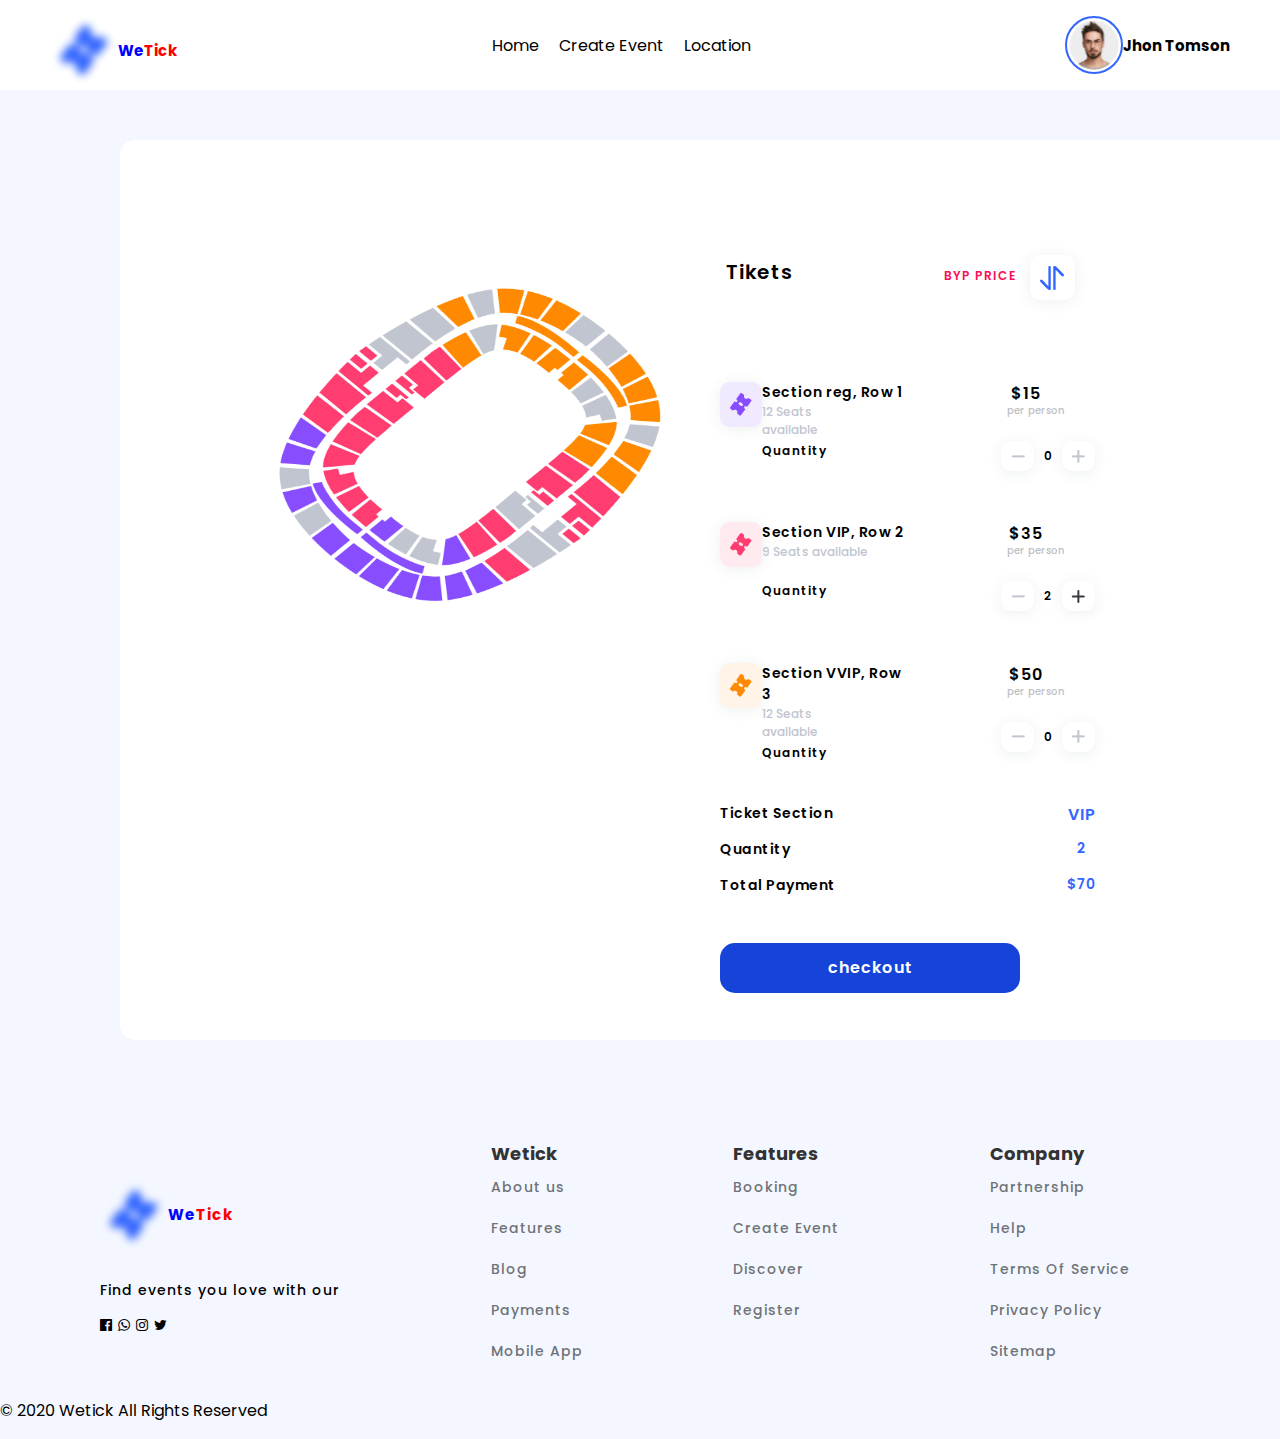
<file: booking.html>
<!DOCTYPE html>
<html>

<head>
    <title>BOOKING</title>
    <title>Event</title>
    <link rel="stylesheet" href="./assets/css/event.css">
    <link rel="preconnect" href="https://fonts.googleapis.com">
    <link rel="preconnect" href="https://fonts.gstatic.com" crossorigin>
    <link
        href="https://fonts.googleapis.com/css2?family=Poppins:ital,wght@0,100;0,200;0,300;0,400;0,500;0,600;0,700;0,800;0,900;1,100;1,200;1,300;1,400;1,500;1,600;1,700;1,800;1,900&display=swap"
        rel="stylesheet">
    <link rel="stylesheet" href="https://cdnjs.cloudflare.com/ajax/libs/font-awesome/4.7.0/css/font-awesome.min.css">
</head>

<body>
    <div class="all-booking">
      <nav id="nav" class="navigasi">
        <div class="main">
            <div class="logo">
                <img src="./assets/image/wetick.png" alt="logo wetick" class="image">
                <span class="blue">We</span><span class="red">Tick</span>
            </div>
            <div>
                <button id="menu-button"></button>    
            </div>
        </div>
        <div>
            <ul class="list-link">
                <li>
                    <a href="#home" style="color: black;text-decoration: none;">Home</a>
                </li>
                <li>
                <a href="#" id="create-event"  style="color: black; text-decoration: none;">Create Event</a>
            </li>
                <li>
                <a href="#location-home"  style="color: black;text-decoration: none;">Location</a>
            </li>
            </ul>
        </div>
        <script src="./assets/javascript/navigasi.js"></script>
        
        <div class="profile">
            <a href="profile.html">
            <span><img src="assets/image/profile.png"></span>
            <span>Jhon Tomson</span>
        </a>
        </div>
 </nav>

    <div class="center-event">
        <div class="left-booking">
            <div class="img1 "><img src="./assets/image/booking.png"></div>
                <div class="img2"><img src="./assets/image/bookingMQ.png"></div>
        </div>
        <div class="right-booking">
            <div class="right-judul">
                <div class="pertama">
                    <p>Tikets</p>
                </div>
                <div class="kedua">
                    <div class="text1">
                        <p>BYP PRICE</p>
                    </div>
                    <div class="logo2"></div>
                </div>
            </div>
            <div class="section">
                <div class="section-pertama"></div>
                <div class="logo3"></div>
                <div class="text-section1">
                    <div class="text2">
                        <div class="row1">Section reg, Row 1</div>
                        <div class="Seats">12 Seats available</div>
                        <div class="quantity">Quantity</div>
                    </div>
                    <div class="teks-price">
                        <div class="price">$15</div>
                        <div class="person">per person</div>
                        <div class="button-tambahan">
                            <button class="increase-button1"></button>
                            <div class="tambahan">0</div>
                            <button class="increase-button2"></button>
                        </div>
                    </div>
                </div>
            </div>
            <div class="section">
                <div class="section-pertama"></div>
                <div class="logo4"></div>
                <div class="text-section1">
                    <div class="text2">
                        <div class="row1">Section VIP, Row 2</div>
                        <div class="Seats">9 Seats available</div>
                        <div class="quantity">Quantity</div>
                    </div>
                    <div class="teks-price">
                        <div class="price">$35</div>
                        <div class="person">per person</div>
                        <div class="button-tambahan">
                            <button class="increase-button1"></button>
                            <div class="tambahan">2</div>
                            <button class="increase-button2-active"></button>
                        </div>
                    </div>
                </div>
            </div>
            <div class="section">
                <div class="section-pertama"></div>
                <div class="logo5"></div>
                <div class="text-section1">
                    <div class="text2">
                        <div class="row1">Section VVIP, Row 3</div>
                        <div class="Seats">12 Seats available</div>
                        <div class="quantity">Quantity</div>
                    </div>
                    <div class="teks-price">
                        <div class="price">$50</div>
                        <div class="person">per person</div>
                        <div class="button-tambahan">
                            <button class="increase-button1"></button>
                            <div class="tambahan">0</div>
                            <button class="increase-button2"></button>
                        </div>
                    </div>
                </div>
            </div>
            <div class="section">
                <div class="text-ticket">
                    <div class="text2">
                        <div class="row1">Ticket Section</div>
                        <div class="quantity1">Quantity</div>
                        <div class="total-payment">Total Payment</div>
                    </div>
                    <div class="teks-price">
                        <div class="section-vip">VIP</div>
                        <div class="total-quatity">2</div>
                        <div class="total-section">$70</div>
                    </div>
                </div>
            </div>
            <button>checkout</button>
        </div>
    </div>
    <script src="./assets/javascript/script.js"></script>
    <footer>
        <div class="grid-container">
            <div class="element1">
                <div class="logo"> <img src="./assets/image/wetick.png" alt="logo wetick" class="image">
                    <span class="blue">We</span><span class="red">Tick</span>
                </div>
                <div>
                    <p>Find events you love with our</p>
                </div>
                <div>
                    <i class="fa fa-facebook-official"></i>
                    <i class="fa fa-whatsapp"></i>
                    <i class="fa fa-instagram"></i>
                    <i class="fa fa-twitter"></i>
                </div>
            </div>
            <div>
                <div class="footer-text-title">Wetick</div>
                <div class="footer-text">About us</div>
                <div class="footer-text">Features</div>
                <div class="footer-text">Blog</div>
                <div class="footer-text">Payments</div>
                <div class="footer-text">Mobile App</div>
            </div>
            
            <div>
                <div class="footer-text-title">Features</div>
                <div class="footer-text">Booking</div>
                <div class="footer-text">Create Event</div>
                <div class="footer-text">Discover</div>
                <div class="footer-text">Register</div>
            </div>
            
            <div>
                <div class="footer-text-title">Company</div>
                <div class="footer-text">Partnership</div>
                <div class="footer-text">Help</div>
                <div class="footer-text">Terms Of Service</div>
                <div class="footer-text">Privacy Policy</div>
                <div class="footer-text">Sitemap</div>
            </div>
        </div> 
            <div class="footer-text-title">
                <p>© 2020 Wetick All Rights Reserved</p>
            </div>
        </div>
    </div>
</body>
</html>
</file>
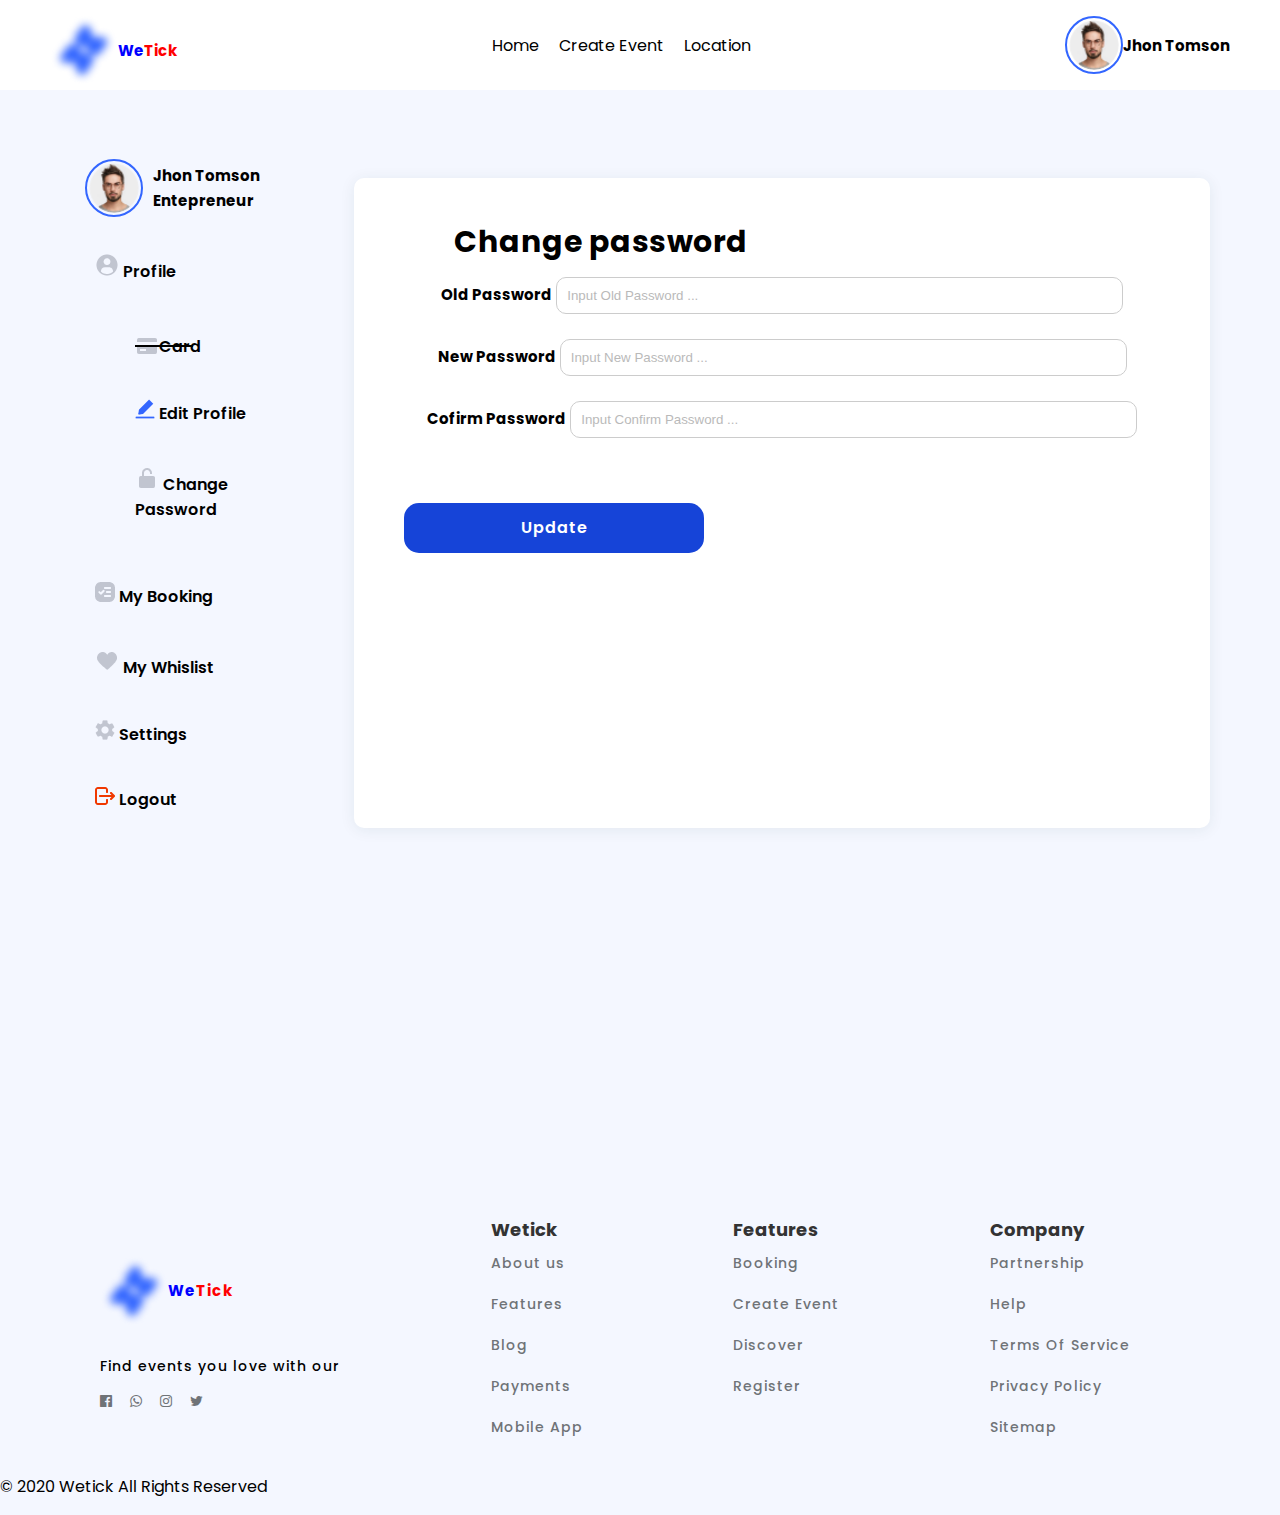
<file: change-password.html>
<!DOCTYPE html>
<html>
    <head>
        <title>Change password</title>
        <link rel="stylesheet" href="event.css">
        <link rel="preconnect" href="https://fonts.googleapis.com">
        <link rel="preconnect" href="https://fonts.gstatic.com" crossorigin>
        <link href="https://fonts.googleapis.com/css2?family=Poppins:ital,wght@0,100;0,200;0,300;0,400;0,500;0,600;0,700;0,800;0,900;1,100;1,200;1,300;1,400;1,500;1,600;1,700;1,800;1,900&display=swap" rel="stylesheet">
        <link rel="stylesheet" href="https://cdnjs.cloudflare.com/ajax/libs/font-awesome/4.7.0/css/font-awesome.min.css">
        <link rel="stylesheet" href="./assets/css/event.css">
    </head>
    <body>
    <div class="body-event">
        <nav id="nav" class="navigasi">
        <div class="main">
            <div class="logo">
                <img src="./assets/image/wetick.png" alt="logo wetick" class="image">
                <span class="blue">We</span><span class="red">Tick</span>
            </div>
            <div>
                <button id="menu-button"></button>    
            </div>
        </div>
        <div>
            <ul class="list-link">
                <li>
                    <a href="#home" style="color: black;text-decoration: none;">Home</a>
                </li>
                <li>
                <a href="#" id="create-event"  style="color: black; text-decoration: none;">Create Event</a>
            </li>
                <li>
                <a href="#location-home"  style="color: black;text-decoration: none;">Location</a>
            </li>
            </ul>
        </div>
        <script src="./assets/javascript/navigasi.js"></script>
        
        <div class="profile">
            <a href="profile.html">
            <span><img src="assets/image/profile.png"></span>
            <span>Jhon Tomson</span>
        </a>
        </div>
 </nav>

        <div class="content3">
            <div class="sidebar2">
                <div class="sidebar-card">
                    <img src="assets/image/profile.png" class="photo-profile" />
                    <div class="content-title">
                        <span class="title">Jhon Tomson</span>
                        <span>Entepreneur</span>
                    </div>
                </div>
                <nav >
                    <ul>
                        <li class="Profile">
                            <img src="./assets/icon/sidebar1.png" alt="Profile"/>
                                Profile
                            <div class="inside-list">
                                <ul>
                                    <li class="card">
                                        <img src="./assets/icon/sidebar2.png" alt="card" />
                                        Card
                                    </li>
                                    <li>
                                        <img src="./assets/icon/sidebar3.png" alt="edit-profile"/>
                                        <a href="/edit-profile">Edit Profile
                                        </a>
                                        </li>
                                    <li><img src="./assets/icon/sidebar4.png" alt="Change-password"/>
                                        Change Password</li>
                                </ul>
                            </div>
                        </li>
                        <li><img src="./assets/icon/sidebar5.png" alt="my-booking"/>
                            My Booking</li>
                        <li><img src="./assets/icon/sidebar6.png" alt="my-whislist"/>
                            My Whislist</li>
                        <li><img src="./assets/icon/sidebar7.png" alt="Settings"/>
                            Settings</li>
                        <li><img src="./assets/icon/sidebar8.png" alt="Logout"/>
                            Logout</li>
                    </ul>
                </nav>
            </div>
            <div class="card-my-booking">
                <div class="container-my-booking">
                    <div class="left-my-booking">
                        <h1>Change password</h1>
                    </div>
                        </div>
                        <div class="form-group">
                            <label for="old-password"></label>
                            <span>Old Password</span>
                            <input type="password"  placeholder="Input Old Password ...">
                        </div>
                        <div class="form-group">
                            <label for="new-password"></label>
                             <span>New Password</span>               
                            <input type="password" placeholder="Input New Password ...">
                        </div>
                        <div class="form-group"> 
                            <label for="password"></label> 
                             <span>Cofirm Password</span>
                            <input type="password"  placeholder="Input Confirm Password ...">
                        </div>
                        <div>
                            <button class="btn-update">Update</button>
                        </div>
                    </div>
                </div>
            </div>
</body>
<footer class="all-footer" >
    <div class="grid-container">
        <div class="element1">
            <div class="logo"> <img src="./assets/image/wetick.png" alt="logo wetick" class="image">
                <span class="blue">We</span><span class="red">Tick</span>
            </div>
            <div>
                <p>Find events you love with our</p>
            </div>
            <div>
                <i class="fa fa-facebook-official"></i>
                <i class="fa fa-whatsapp"></i>
                <i class="fa fa-instagram"></i>
                <i class="fa fa-twitter"></i>
            </div>
        </div>
        <div>
            <div class="footer-text-title">Wetick</div>
            <div class="footer-text">About us</div>
            <div class="footer-text">Features</div>
            <div class="footer-text">Blog</div>
            <div class="footer-text">Payments</div>
            <div class="footer-text">Mobile App</div>
        </div>
        
        <div>
            <div class="footer-text-title">Features</div>
            <div class="footer-text">Booking</div>
            <div class="footer-text">Create Event</div>
            <div class="footer-text">Discover</div>
            <div class="footer-text">Register</div>
        </div>
        
        <div>
            <div class="footer-text-title">Company</div>
            <div class="footer-text">Partnership</div>
            <div class="footer-text">Help</div>
            <div class="footer-text">Terms Of Service</div>
            <div class="footer-text">Privacy Policy</div>
            <div class="footer-text">Sitemap</div>
        </div>
    </div> 
        <div class="footer-text-title"><p>© 2020 Wetick All Rights Reserved</p></div>
    </div>
        </footer>
    </html>
</file>
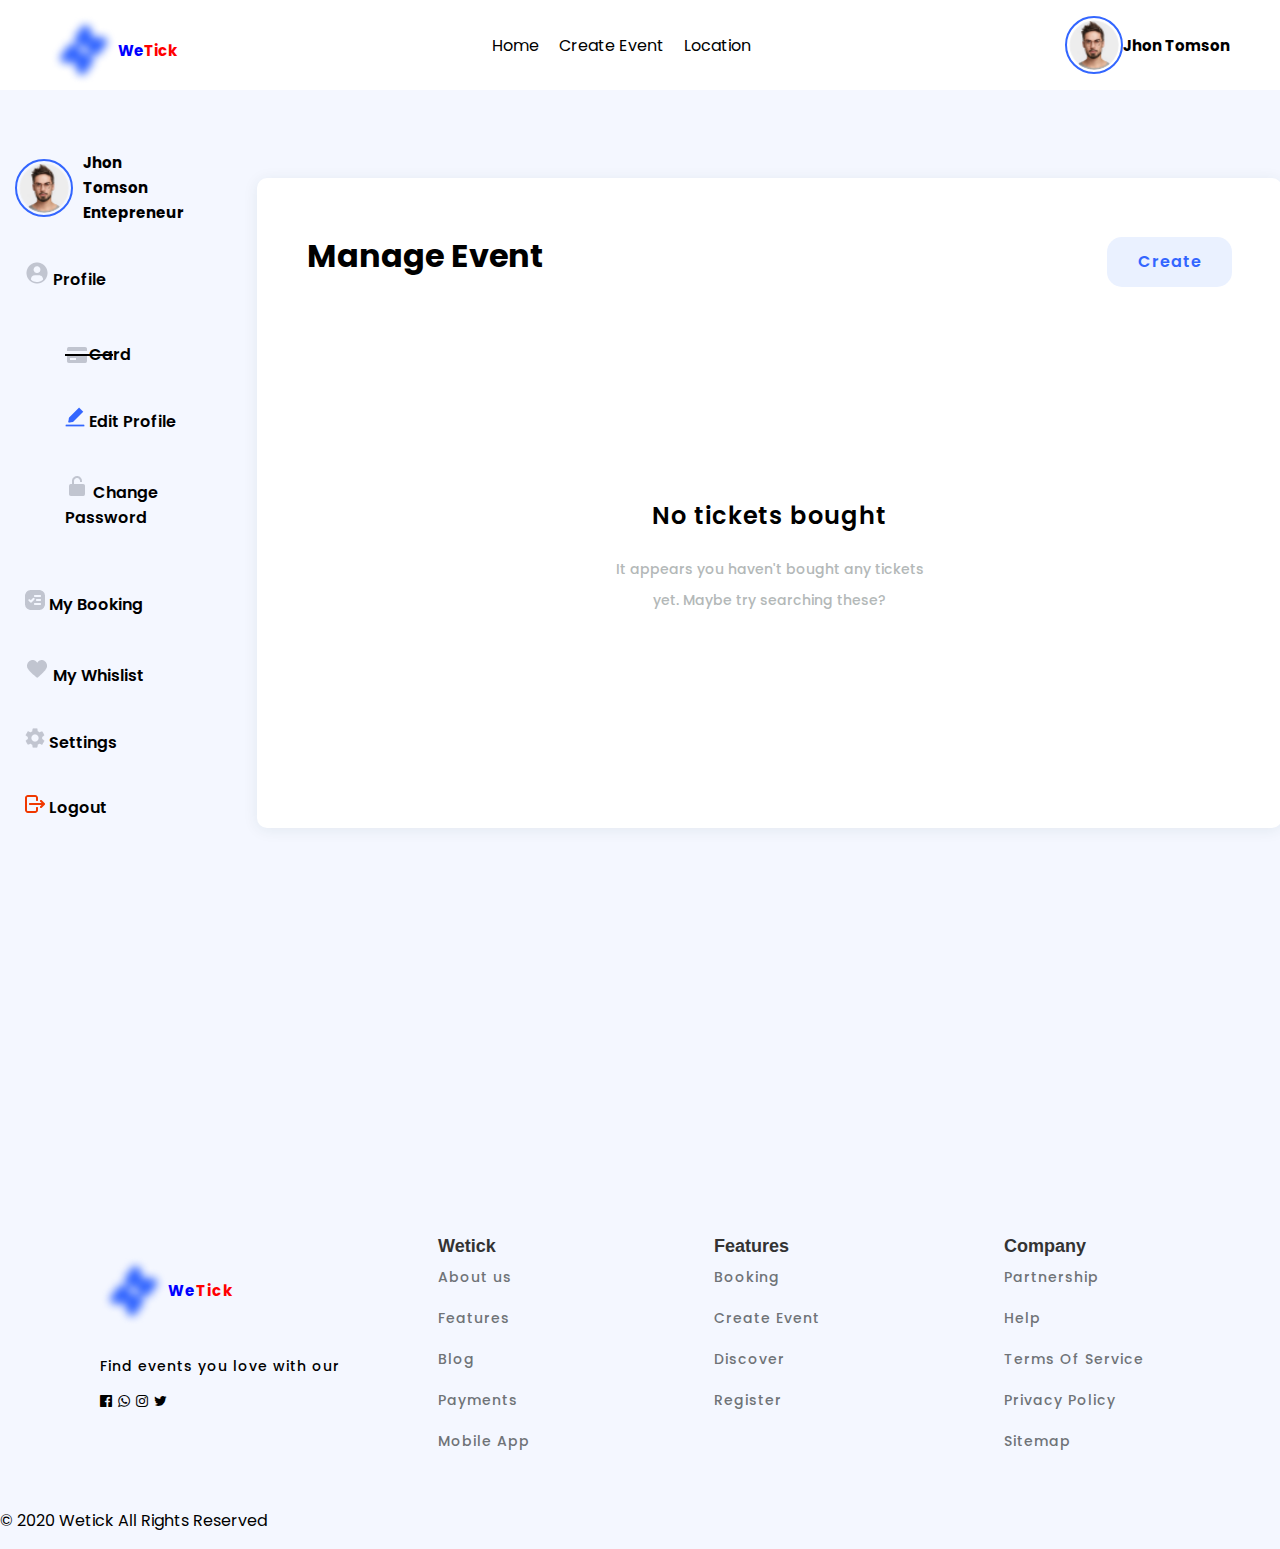
<file: create-event.html>
<!DOCTYPE html>
<html>
  <head>
    <title>HOME</title>
    <meta name="viewport" content="width=device-width, initial-scale=1.0" />
    <link rel="stylesheet" href="./assets/css/event.css" />
    <link rel="preconnect" href="https://fonts.googleapis.com" />
    <link rel="preconnect" href="https://fonts.gstatic.com" crossorigin />
    <link
      href="https://fonts.googleapis.com/css2?family=Poppins:ital,wght@0,100;0,200;0,300;0,400;0,500;0,600;0,700;0,800;0,900;1,100;1,200;1,300;1,400;1,500;1,600;1,700;1,800;1,900&display=swap"
      rel="stylesheet"
    />
    <link
      rel="stylesheet"
      href="https://cdnjs.cloudflare.com/ajax/libs/font-awesome/4.7.0/css/font-awesome.min.css"
    />
  </head>
  <body>
    <div class="body-event">
      <nav id="nav" class="navigasi">
        <div class="main">
            <div class="logo">
                <img src="./assets/image/wetick.png" alt="logo wetick" class="image">
                <span class="blue">We</span><span class="red">Tick</span>
            </div>
            <div>
                <button id="menu-button"></button>    
            </div>
        </div>
        <div>
            <ul class="list-link">
                <li>
                    <a href="#home" style="color: black;text-decoration: none;">Home</a>
                </li>
                <li>
                <a href="#" id="create-event"  style="color: black; text-decoration: none;">Create Event</a>
            </li>
                <li>
                <a href="#location-home"  style="color: black;text-decoration: none;">Location</a>
            </li>
            </ul>
        </div>
        <script src="./assets/javascript/navigasi.js"></script>
        
        <div class="profile">
            <a href="profile.html">
            <span><img src="assets/image/profile.png"></span>
            <span>Jhon Tomson</span>
        </a>
        </div>
 </nav>

      <div class="content3">
        <div class="sidebar2">
          <div class="sidebar-card">
            <img src="assets/image/profile.png" class="photo-profile" />
            <div class="content-title">
              <span class="title">Jhon Tomson</span>
              <span>Entepreneur</span>
            </div>
          </div>
          <nav>
            <ul>
              <li class="Profile">
                <img src="./assets/icon/sidebar1.png" alt="Profile" />
                Profile
                <div class="inside-list">
                  <ul>
                    <li class="card">
                      <img src="./assets/icon/sidebar2.png" alt="card" />
                      Card
                    </li>
                    <li>
                      <img
                        src="./assets/icon/sidebar3.png"
                        alt="edit-profile"
                      />
                      <a href="/edit-profile">Edit Profile </a>
                    </li>
                    <li>
                      <img
                        src="./assets/icon/sidebar4.png"
                        alt="Change-password"
                      />
                      Change Password
                    </li>
                  </ul>
                </div>
              </li>
              <li>
                <img src="./assets/icon/sidebar5.png" alt="my-booking" /> My
                Booking
              </li>
              <li>
                <img src="./assets/icon/sidebar6.png" alt="my-whislist" /> My
                Whislist
              </li>
              <li>
                <img src="./assets/icon/sidebar7.png" alt="Settings" /> Settings
              </li>
              <li>
                <img src="./assets/icon/sidebar8.png" alt="Logout" /> Logout
              </li>
            </ul>
          </nav>
        </div>
        <div class="card-my-booking">
          <div class="container-my-booking">
            <div class="left-my-booking">
              <h1>Manage Event</h1>
            </div>
            <div class="right-my-booking">
              <button type="button" id="button">Create</button>
            </div>
          </div>
          <div class="no-ticket">
            <h2>No tickets bought</h2>
            <p>
              It appears you haven't bought any tickets yet. Maybe try searching
              these?
            </p>
          </div>
        </div>
      </div>
    </div>
    <div class="content-create hide">
      <script src="./assets/javascript/pop-up.js"></script>
      <div class="sub-content-create">
        <div class="create">Create Event</div>
        <form action="" class="form-create" method="post">
          <div class="left-right-create">
            <div class="left-create">
              <div class="name-form">Name</div>
              <div class="input-form">
                <input
                  type="text"
                  name="name"
                  class="name"
                  id=""
                  placeholder="Input Name Event ..."
                />
              </div>
              <div class="name-form">Location</div>
              <div class="input-form">
                <input
                  type="text"
                  name="name"
                  class="name"
                  id=""
                  placeholder="Select Location"
                />
              </div>
              <div class="name-form">Price</div>
              <div class="input-form">
                <input
                  type="text"
                  name="name"
                  class="name"
                  id=""
                  placeholder="Input Price ..."
                />
              </div>
            </div>
            <div class="right-create">
              <div class="name-form">Category</div>
              <div class="input-form">
                <input
                  type="text"
                  name="name"
                  class="name"
                  id=""
                  placeholder="Select Category"
                />
              </div>
              <div class="name-form">Date Time Show</div>
              <div class="input-form">
                <input
                  type="text"
                  name="name"
                  class="name"
                  id=""
                  placeholder="01/01/2022"
                />
              </div>
              <div class="name-form">Image</div>
              <div class="input-form">
                <input
                  type="text"
                  name="name"
                  class="name"
                  id=""
                  placeholder="Chose File ..."
                />
              </div>
            </div>
          </div>
          <div class="detail">
            <div class="name-form">Detail</div>
            <div class="input-detail-form">
              <input
                type="text"
                name="name"
                class="detail-form"
                id=""
                placeholder="Input Name Event ..."
              />
            </div>  
          </div>
          <div class="button-create">
            <button type="submit" class="button-create-event">Save</button>
          </a>
        </div>
      </form>
    </div>
  </div>
  <footer>
    <div class="grid-container">
        <div class="element1">
            <div class="logo"> <img src="./assets/image/wetick.png" alt="logo wetick" class="image">
                <span class="blue">We</span><span class="red">Tick</span>
            </div>
            <div>
                <p>Find events you love with our</p>
            </div>
            <div>
                <i class="fa fa-facebook-official"></i>
                <i class="fa fa-whatsapp"></i>
                <i class="fa fa-instagram"></i>
                <i class="fa fa-twitter"></i>
            </div>
        </div>
        <footer id="footer"></footer>
        <script src="./assets/javascript/footer.js"></script>
    </div>
</footer>
<div class="footer-text-title">
    <p>© 2020 Wetick All Rights Reserved</p>
</div>
  </body>
</html>
</file>
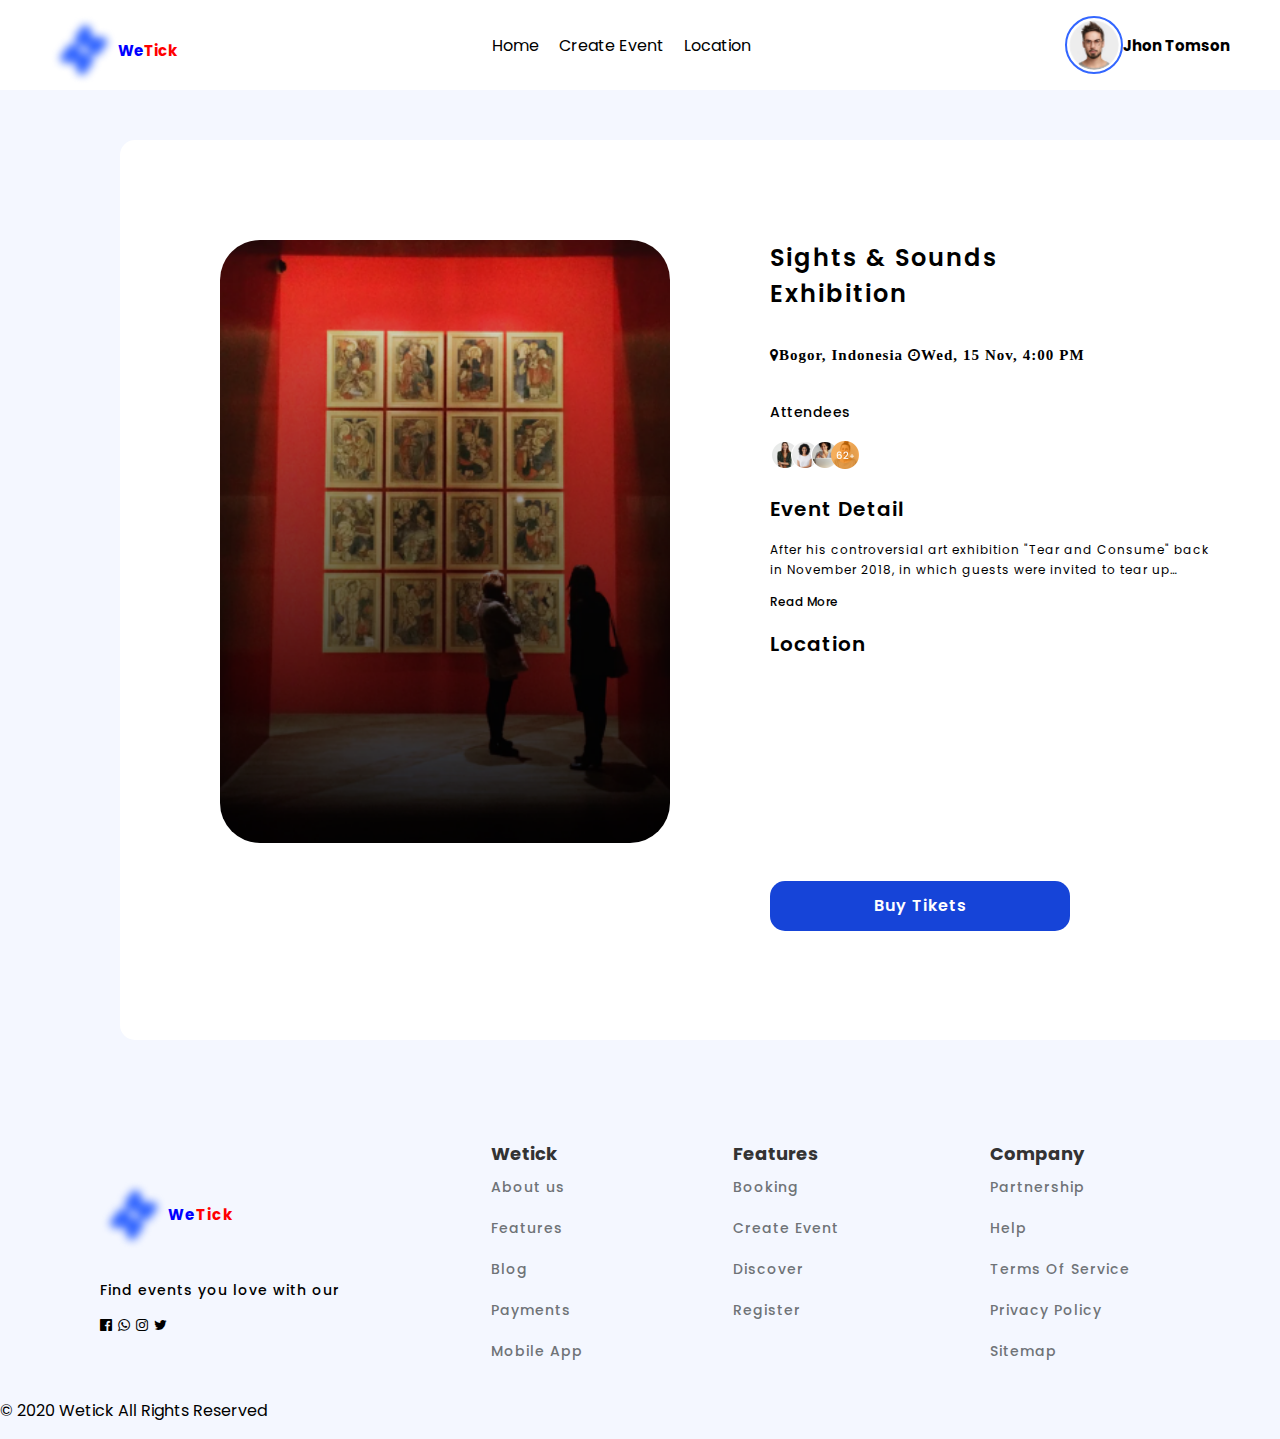
<file: event.html>
<!DOCTYPE html>
<html>
<head>
    <title>Event</title>
    <link rel="stylesheet" href="./assets/css/event.css">
    <link rel="preconnect" href="https://fonts.googleapis.com">
    <link rel="preconnect" href="https://fonts.gstatic.com" crossorigin>
    <link
        href="https://fonts.googleapis.com/css2?family=Poppins:ital,wght@0,100;0,200;0,300;0,400;0,500;0,600;0,700;0,800;0,900;1,100;1,200;1,300;1,400;1,500;1,600;1,700;1,800;1,900&display=swap"
        rel="stylesheet">
    <link rel="stylesheet" href="https://cdnjs.cloudflare.com/ajax/libs/font-awesome/4.7.0/css/font-awesome.min.css">
</head>
<body>
    <div class="all-navbar">
    <!-- Navbar -->
    <nav id="nav" class="navigasi">
        <div class="main">
            <div class="logo">
                <img src="./assets/image/wetick.png" alt="logo wetick" class="image">
                <span class="blue">We</span><span class="red">Tick</span>
            </div>
            <div>
                <button id="menu-button"></button>    
            </div>
        </div>
        <div>
            <ul class="list-link">
                <li>
                    <a href="#home" style="color: black;text-decoration: none;">Home</a>
                </li>
                <li>
                <a href="#" id="create-event"  style="color: black; text-decoration: none;">Create Event</a>
            </li>
                <li>
                <a href="#location-home"  style="color: black;text-decoration: none;">Location</a>
            </li>
            </ul>
        </div>
        <script src="./assets/javascript/navigasi.js"></script>
        
        <div class="profile">
            <a href="profile.html">
            <span><img src="assets/image/profile.png"></span>
            <span>Jhon Tomson</span>
        </a>
        </div>
 </nav>

    <!-- Container -->
    <div class="center-event">
        <div class="left-element">
            <div class="box">
                <img src="assets/image/film1.png">
                <div class="top1">
                    <div class="judul">
                        <div class="font-judul">
                    <h1>Sights & Sounds</h1>
                    <h1>Exhibition</h1>
                    </div>
                    <span id="heart" class="fa fa-heart-o"></span>
                    </div>
                <div class="icon">
                    <i class="fa fa-map-marker">Jakarta, Indonesia</i>
                    <i class="fa fa-clock-o">Wed, 15 Nov, 4:00 PM</i>
                </div>
                <div class="att">
                    <p>Attendees</p>
                    <div class="people2">
                        <div>
                            <img src="./assets/image/people1.png" alt="people 1">
                        </div>
                        <div>
                            <img src="./assets/image/people2.png" alt="people 1">
                        </div>
                        <div>
                            <img src="./assets/image/people3.png" alt="people 1">
                        </div>
                        <div>
                            <img src="./assets/image/people4.png" alt="people 1">
                        </div>
                    </div>
                </div>
            </div>
            <i class="fa fa-heart-o"></i>
        </div>
    </div>
        <div class="right-element">
            <div class="top">
                <h1>Sights & Sounds</h1>
                <h1>Exhibition</h1>
                <div class="icon">
                    <i class="fa fa-map-marker"><span>Bogor, Indonesia</span></i>
                    <i class="fa fa-clock-o"><span>Wed, 15 Nov, 4:00 PM</span></i>
                </div>
                <div class="att">
                    <p>Attendees</p>
                    <img src="assets/image/people.png">
                </div>
            </div>
                <div class="end">
                <h2>Event Detail</h2>
                <p>After his controversial art exhibition "Tear and Consume" back in November 2018, in which guests were
                    invited to tear up…</p>
                <a href="#">Read More</a>
                <div class="location-event">
                <h2>Location</h2>
                <iframe src="https://www.google.com/maps/embed?pb=!1m18!1m12!1m3!1d102913.37370809226!2d106.72671057758437!3d-6.595508294332292!2m3!1f0!2f0!3f0!3m2!1i1024!2i768!4f13.1!3m3!1m2!1s0x2e69c5b7ad0f824b%3A0x4c71fd1b0b8ae76d!2sKota%20Bogor%2C%20Jawa%20Barat!5e0!3m2!1sid!2sid!4v1720354523174!5m2!1sid!2sid"  style="border:0;" allowfullscreen="" loading="lazy" referrerpolicy="no-referrer-when-downgrade"></iframe>
                <button>Buy Tikets</button>
            </div>
        </div>
        </div>
    </div>

    <!-- Footer -->
    <footer>
        <div class="grid-container">
            <div class="element1">
                <div class="logo"> <img src="./assets/image/wetick.png" alt="logo wetick" class="image">
                    <span class="blue">We</span><span class="red">Tick</span>
                </div>
                <div>
                    <p>Find events you love with our</p>
                </div>
                <div>
                    <i class="fa fa-facebook-official"></i>
                    <i class="fa fa-whatsapp"></i>
                    <i class="fa fa-instagram"></i>
                    <i class="fa fa-twitter"></i>
                </div>
            </div>
            <div>
            <div class="footer-text-title">Wetick</div>
            <div class="footer-text">About us</div>
            <div class="footer-text">Features</div>
            <div class="footer-text">Blog</div>
            <div class="footer-text">Payments</div>
            <div class="footer-text">Mobile App</div>
        </div>
        
        <div>
            <div class="footer-text-title">Features</div>
            <div class="footer-text">Booking</div>
            <div class="footer-text">Create Event</div>
            <div class="footer-text">Discover</div>
            <div class="footer-text">Register</div>
        </div>
        
        <div>
            <div class="footer-text-title">Company</div>
            <div class="footer-text">Partnership</div>
            <div class="footer-text">Help</div>
            <div class="footer-text">Terms Of Service</div>
            <div class="footer-text">Privacy Policy</div>
            <div class="footer-text">Sitemap</div>
        </div>
    </div>         
    <div class="footer-text-title">
        <p>© 2020 Wetick All Rights Reserved</p>
    </div>
</div>
</footer>
</div>
<script src="./assets/javascript/script.js"></script>
</body>
</html>
</file>
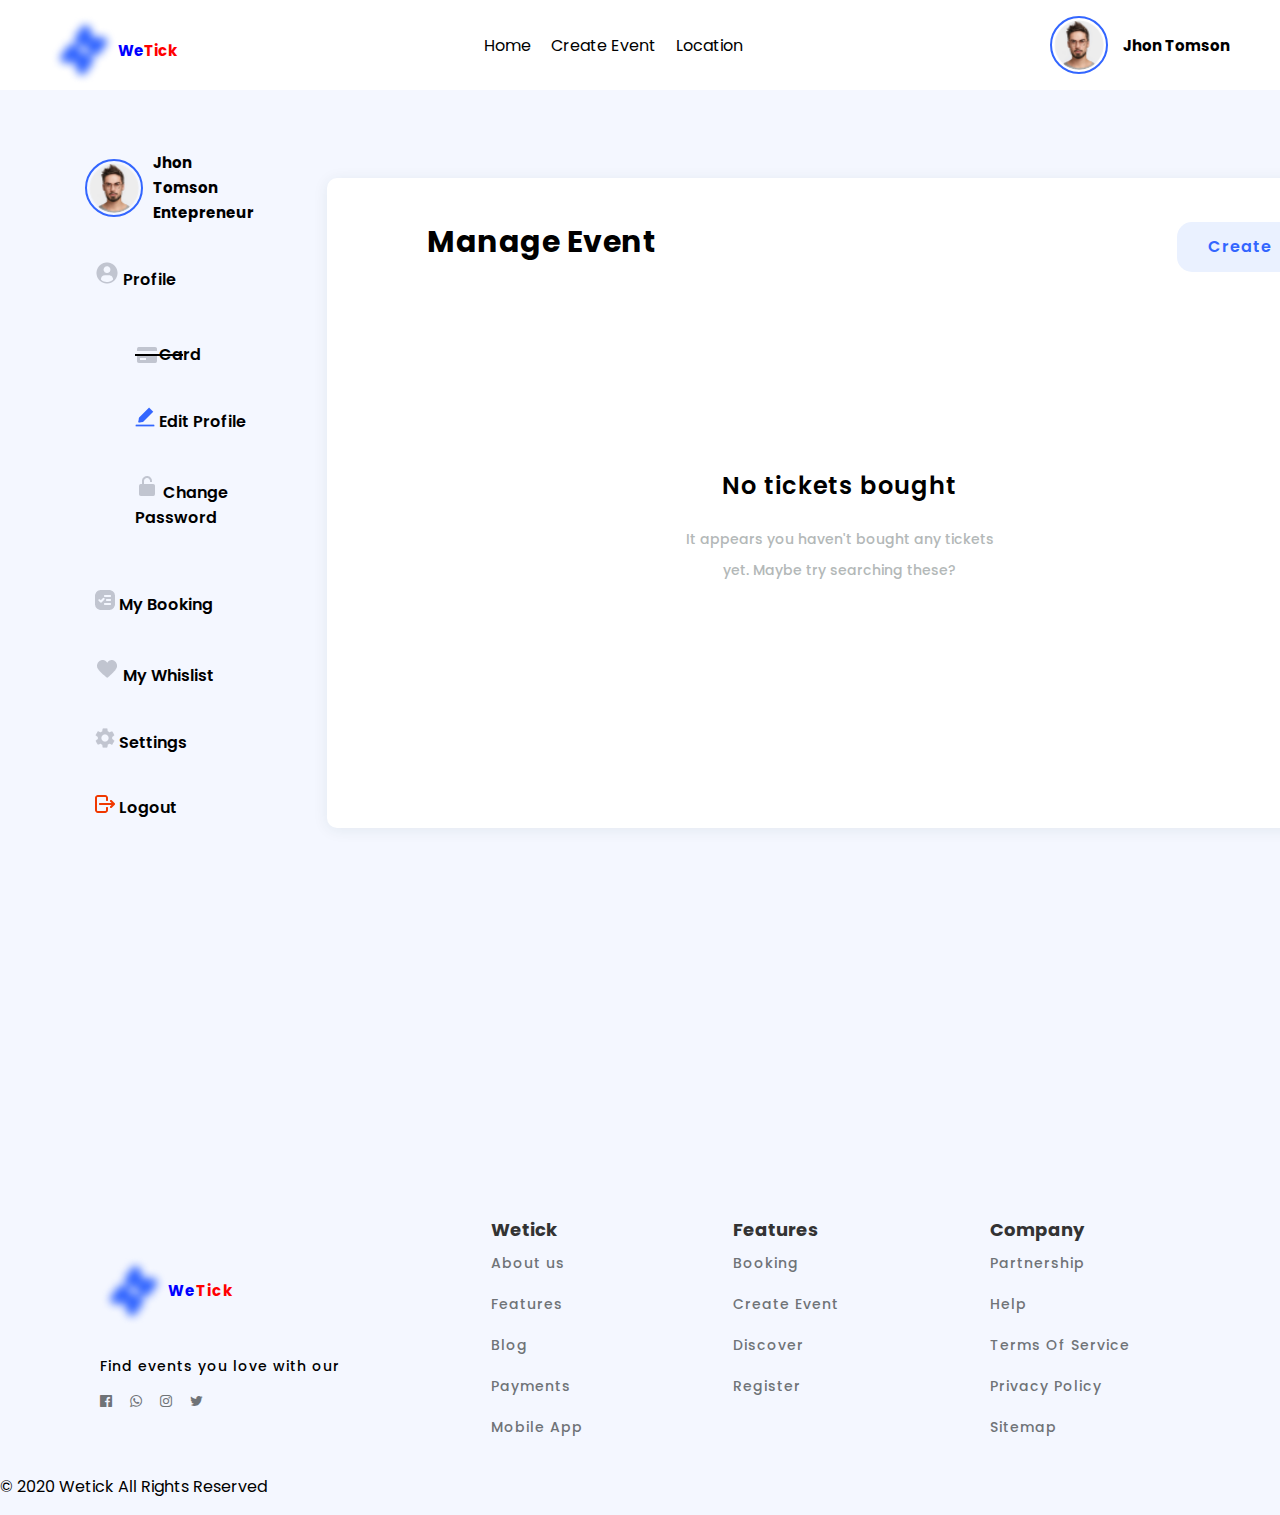
<file: my-booking.html>
<!DOCTYPE html>
<html>
    <head>
        <title>my-booking</title>
        <link rel="stylesheet" href="event.css">
        <link rel="preconnect" href="https://fonts.googleapis.com">
        <link rel="preconnect" href="https://fonts.gstatic.com" crossorigin>
        <link href="https://fonts.googleapis.com/css2?family=Poppins:ital,wght@0,100;0,200;0,300;0,400;0,500;0,600;0,700;0,800;0,900;1,100;1,200;1,300;1,400;1,500;1,600;1,700;1,800;1,900&display=swap" rel="stylesheet">
        <link rel="stylesheet" href="https://cdnjs.cloudflare.com/ajax/libs/font-awesome/4.7.0/css/font-awesome.min.css">
        <link rel="stylesheet" href="./assets/css/event.css">
    </head>
    <body>
    <div class="body-event">
        <div class="navigasi">
            <div class="logo">
                <img src="./assets/image/wetick.png" alt="logo wetick" class="image">
                <span class="blue">We</span><span class="red">Tick</span>
            </div>
            <div>
                <ul class="list-link">
                    <li>Home</li>
                    <li>Create Event</li>
                    <li>Location</li>
                </ul>
            </div>
            <div class="profile">
                <img src="assets/image/profile.png" />
                <span>Jhon Tomson</span>
            </div>
        </div>
        <div class="content3">
            <div class="sidebar2">
                <div class="sidebar-card">
                    <img src="assets/image/profile.png" class="photo-profile" />
                    <div class="content-title">
                        <span class="title">Jhon Tomson</span>
                        <span>Entepreneur</span>
                    </div>
                </div>
                <nav >
                    <ul>
                        <li class="Profile">
                            <img src="./assets/icon/sidebar1.png" alt="Profile"/>
                                Profile
                            <div class="inside-list">
                                <ul>
                                    <li class="card">
                                        <img src="./assets/icon/sidebar2.png" alt="card" />
                                        Card
                                    </li>
                                    <li>
                                        <img src="./assets/icon/sidebar3.png" alt="edit-profile"/>
                                        <a href="/edit-profile">Edit Profile
                                        </a>
                                        </li>
                                    <li><img src="./assets/icon/sidebar4.png" alt="Change-password"/>
                                        Change Password</li>
                                </ul>
                            </div>
                        </li>
                        <li><img src="./assets/icon/sidebar5.png" alt="my-booking"/>
                            My Booking</li>
                        <li><img src="./assets/icon/sidebar6.png" alt="my-whislist"/>
                            My Whislist</li>
                        <li><img src="./assets/icon/sidebar7.png" alt="Settings"/>
                            Settings</li>
                        <li><img src="./assets/icon/sidebar8.png" alt="Logout"/>
                            Logout</li>
                    </ul>
                </nav>
            </div>
            <div class="card-my-booking">
                <div class="container-my-booking">
                    <div class="left-my-booking">
                        <h1>Manage Event</h1>
                    </div>
                    <div class="right-my-booking">
                                <button>Create</button>
                            </div>
                        </div>
                        <div class="no-ticket">
                            <h2>No tickets bought</h2>
                            <p>It appears you haven't bought any tickets yet. Maybe try searching these?</p>
                        </div>
                    </div>
                </div>
            </div>
</body>
<footer class="all-footer" >
    <div class="grid-container">
        <div class="element1">
            <div class="logo"> <img src="./assets/image/wetick.png" alt="logo wetick" class="image">
                <span class="blue">We</span><span class="red">Tick</span>
            </div>
            <div>
                <p>Find events you love with our</p>
            </div>
            <div>
                <i class="fa fa-facebook-official"></i>
                <i class="fa fa-whatsapp"></i>
                <i class="fa fa-instagram"></i>
                <i class="fa fa-twitter"></i>
            </div>
        </div>
        <div>
            <div class="footer-text-title">Wetick</div>
            <div class="footer-text">About us</div>
            <div class="footer-text">Features</div>
            <div class="footer-text">Blog</div>
            <div class="footer-text">Payments</div>
            <div class="footer-text">Mobile App</div>
        </div>
        
        <div>
            <div class="footer-text-title">Features</div>
            <div class="footer-text">Booking</div>
            <div class="footer-text">Create Event</div>
            <div class="footer-text">Discover</div>
            <div class="footer-text">Register</div>
        </div>
        
        <div>
            <div class="footer-text-title">Company</div>
            <div class="footer-text">Partnership</div>
            <div class="footer-text">Help</div>
            <div class="footer-text">Terms Of Service</div>
            <div class="footer-text">Privacy Policy</div>
            <div class="footer-text">Sitemap</div>
        </div>
    </div> 
        <div class="footer-text-title"><p>© 2020 Wetick All Rights Reserved</p></div>
    </div>
        </footer>
    </html>
</file>
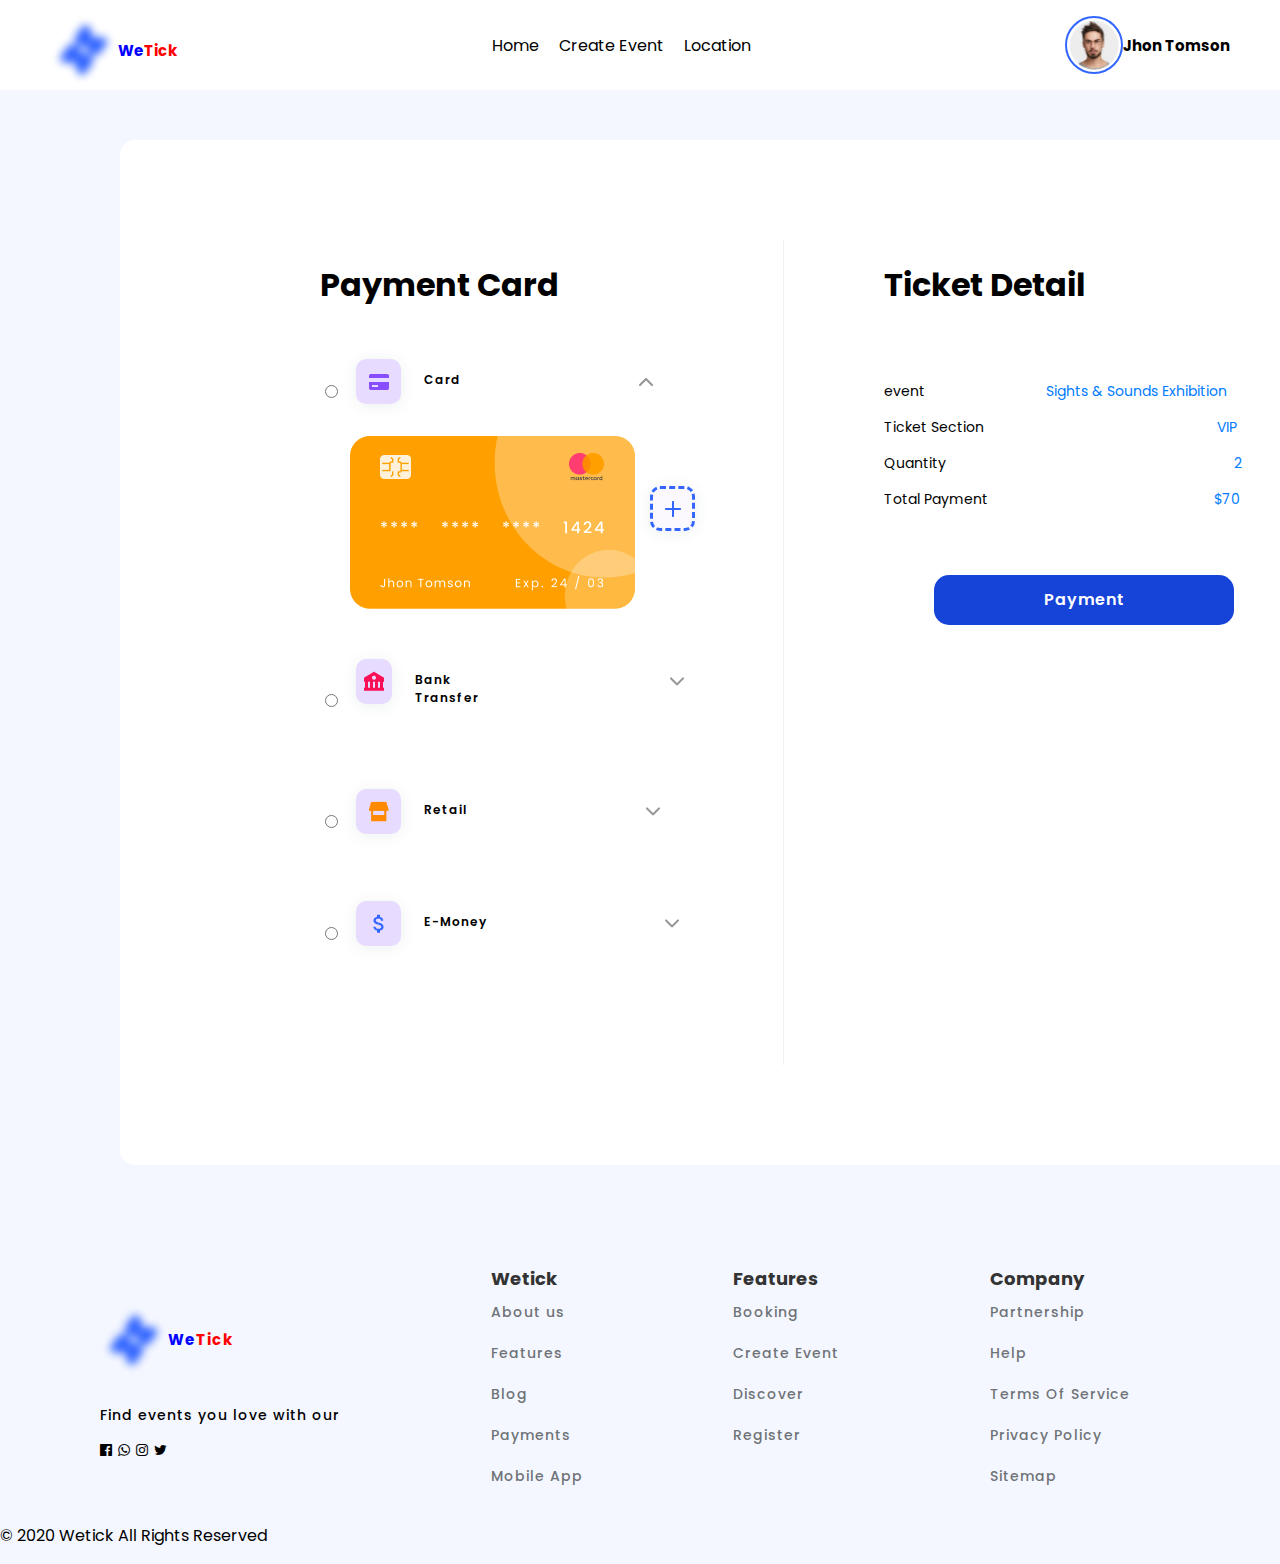
<file: payment.html>
<!DOCTYPE html>
<html>
    <head>
        <title>Payment</title>
        <link rel="stylesheet" href="./assets/css/event.css">
        <link rel="preconnect" href="https://fonts.googleapis.com">
        <link rel="preconnect" href="https://fonts.gstatic.com" crossorigin>
        <link href="https://fonts.googleapis.com/css2?family=Poppins:ital,wght@0,100;0,200;0,300;0,400;0,500;0,600;0,700;0,800;0,900;1,100;1,200;1,300;1,400;1,500;1,600;1,700;1,800;1,900&display=swap" rel="stylesheet">
        <link rel="stylesheet" href="https://cdnjs.cloudflare.com/ajax/libs/font-awesome/4.7.0/css/font-awesome.min.css">

    </head>
        <body>
       <nav id="nav" class="navigasi">
        <div class="main">
            <div class="logo">
                <img src="./assets/image/wetick.png" alt="logo wetick" class="image">
                <span class="blue">We</span><span class="red">Tick</span>
            </div>
            <div>
                <button id="menu-button"></button>    
            </div>
        </div>
        <div>
            <ul class="list-link">
                <li>
                    <a href="#home" style="color: black;text-decoration: none;">Home</a>
                </li>
                <li>
                <a href="#" id="create-event"  style="color: black; text-decoration: none;">Create Event</a>
            </li>
                <li>
                <a href="#location-home"  style="color: black;text-decoration: none;">Location</a>
            </li>
            </ul>
        </div>
        <script src="./assets/javascript/navigasi.js"></script>
        
        <div class="profile">
            <a href="profile.html">
            <span><img src="assets/image/profile.png"></span>
            <span>Jhon Tomson</span>
        </a>
        </div>
 </nav>
        </div>
        <div class="center-event2">
            <div class="card1">
                <h1>Payment Card</h1>
                <div>
                    <div>
                    <div class="card">
                        <input type="radio">
                        <div class="payment1"></div>
                            <div class="card-payment"></div>
                            <div class="card-text"><p>Card</p></div>
                            <div class="arr_top-card"></div>
                    </div>
                    <div class="payment-card">
                        <img src="./assets/image/payment2.png">
                        <button class="plus"></button>
                    </div>
                </div>
                <div class="card">
                    <input type="radio">
                    <div  class="payment1"></i></a></div>
                    <div class="bank-payment"></div>
                    <div class="card-text"><p>Bank Transfer</p></div>
                    <div class="arr_bottom-card"></div>
            </div>  
            <div class="card">
                <input type="radio">
                <div class="payment1"></a></div>
                <div class="retail-payment"></div>
                <div class="card-text"><p>Retail</p></div>
                <div class="arr_bottom-card"></div>
        </div>  
        <div class="card">
            <input type="radio">
            <div class="payment1"></div>
            <div class="e-money-payment"></div>
            <div class="card-text"><p>E-Money</p></div>
            <div class="arr_bottom-card"></div>
    </div>
                </div>
            </div>
            <div class="right-payment">
                <h1>Ticket Detail</h1>
              <div class="detail-row">
                <div class="text-row1">
                    <div>event</div>
                    <div>Sights & Sounds Exhibition</div>
                </div>
                <div class="text-row2">
                    <div>Ticket Section</div>
                    <div>VIP</div>
                </div>
                <div class="text-row3">
                    <div>Quantity</div>
                    <div>2</div>
                </div>
                <div class="text-row4">
                    <div>Total Payment</div>
                    <div>$70</div>
                </div>
                    <button class="payment-button">Payment</button>
                    </div>        
                    </div>
                </div>
            </div>
        </div>
    </body>
    <footer>
        <div class="grid-container">
            <div class="element1">
                <div class="logo"> <img src="./assets/image/wetick.png" alt="logo wetick" class="image">
                    <span class="blue">We</span><span class="red">Tick</span>
                </div>
                <div>
                    <p>Find events you love with our</p>
                </div>
                <div>
                    <i class="fa fa-facebook-official"></i>
                    <i class="fa fa-whatsapp"></i>
                    <i class="fa fa-instagram"></i>
                    <i class="fa fa-twitter"></i>
                </div>
            </div>
            <div>
                <div class="footer-text-title">Wetick</div>
                <div class="footer-text">About us</div>
                <div class="footer-text">Features</div>
                <div class="footer-text">Blog</div>
                <div class="footer-text">Payments</div>
                <div class="footer-text">Mobile App</div>
            </div>
            
            <div>
                <div class="footer-text-title">Features</div>
                <div class="footer-text">Booking</div>
                <div class="footer-text">Create Event</div>
                <div class="footer-text">Discover</div>
                <div class="footer-text">Register</div>
            </div>
            
            <div>
                <div class="footer-text-title">Company</div>
                <div class="footer-text">Partnership</div>
                <div class="footer-text">Help</div>
                <div class="footer-text">Terms Of Service</div>
                <div class="footer-text">Privacy Policy</div>
                <div class="footer-text">Sitemap</div>
            </div>
        </div> 
            <div class="footer-text-title"><p>© 2020 Wetick All Rights Reserved</p></div>
        </div>
            </footer>
        </html>
            </div>
    </div>
    </body>
</html>
</file>
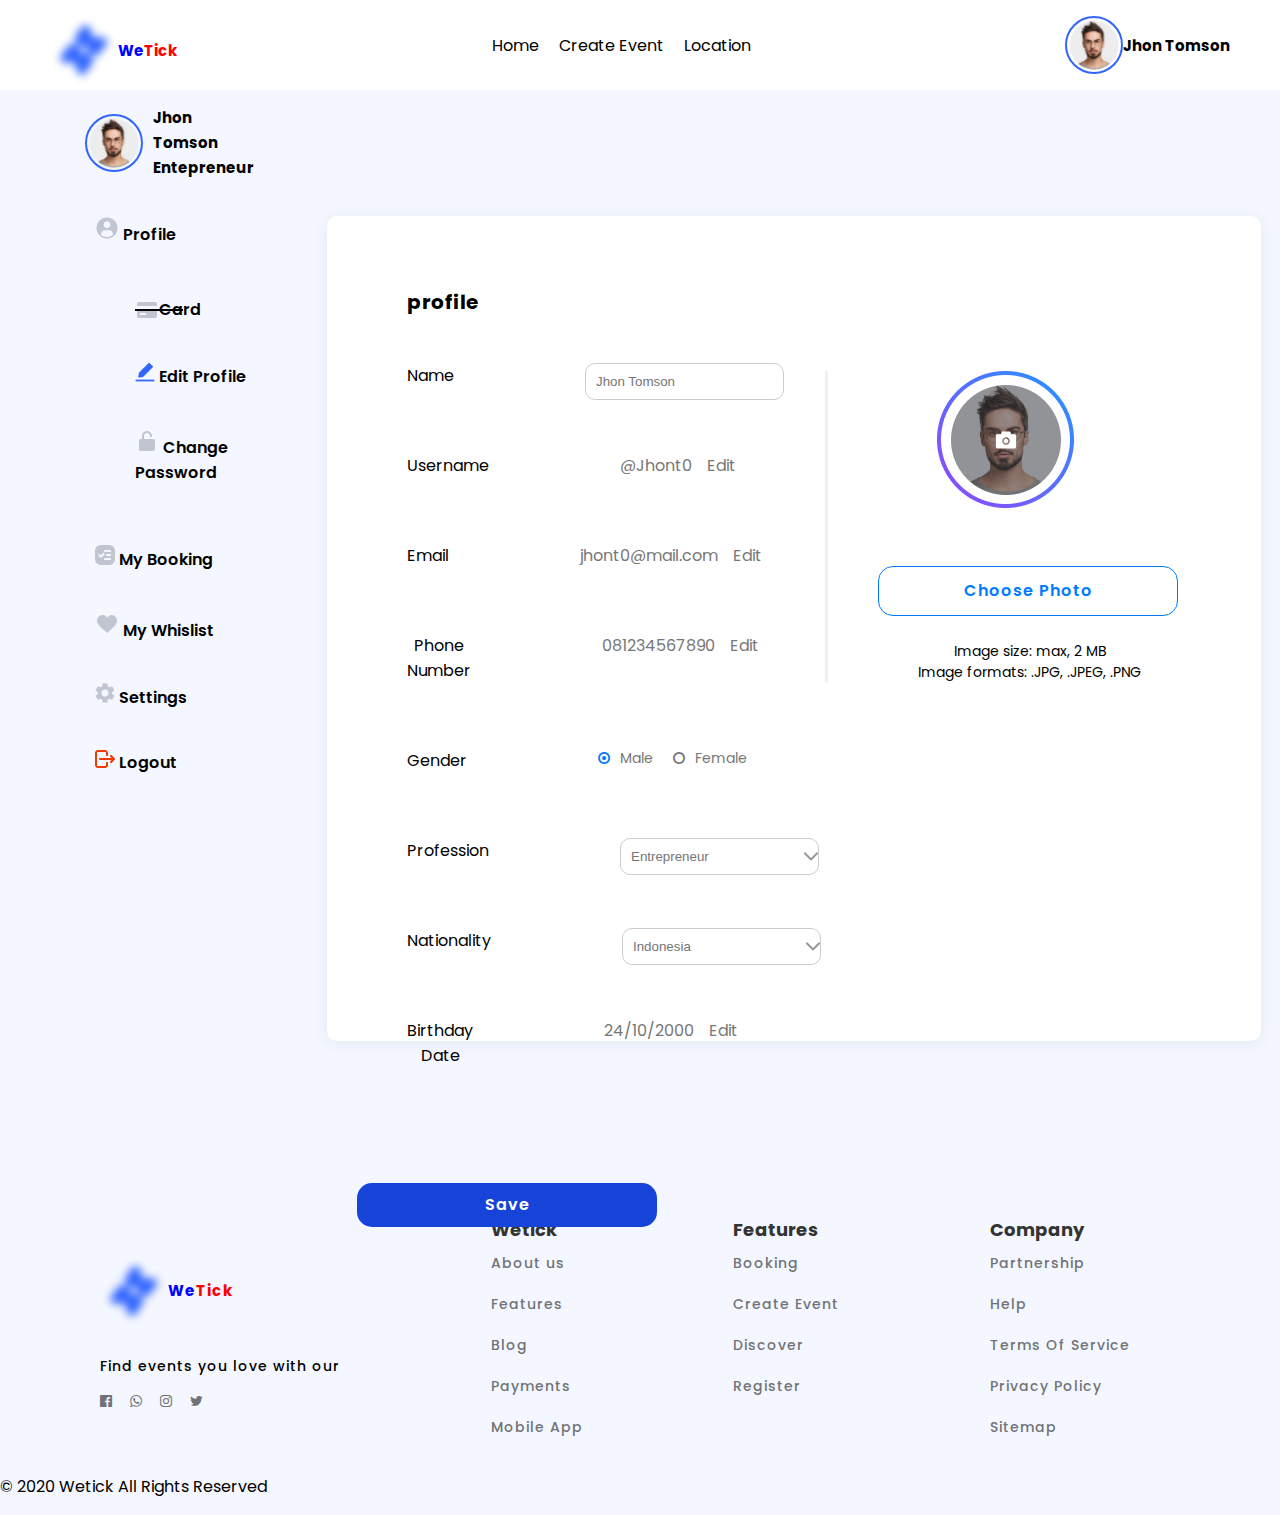
<file: profile.html>
<!DOCTYPE html>
<html>

<head>
    <title>profile</title>
    <link rel="stylesheet" href="event.css">
    <link rel="preconnect" href="https://fonts.googleapis.com">
    <link rel="preconnect" href="https://fonts.gstatic.com" crossorigin>
    <link href="https://fonts.googleapis.com/css2?family=Poppins:ital,wght@0,100;0,200;0,300;0,400;0,500;0,600;0,700;0,800;0,900;1,100;1,200;1,300;1,400;1,500;1,600;1,700;1,800;1,900&display=swap" rel="stylesheet">
    <link rel="stylesheet" href="https://cdnjs.cloudflare.com/ajax/libs/font-awesome/4.7.0/css/font-awesome.min.css">
    <link rel="stylesheet" href="./assets/css/event.css">
</head>
<body>
    <body>
          <nav id="nav" class="navigasi">
        <div class="main">
            <div class="logo">
                <img src="./assets/image/wetick.png" alt="logo wetick" class="image">
                <span class="blue">We</span><span class="red">Tick</span>
            </div>
            <div>
                <button id="menu-button"></button>    
            </div>
        </div>
        <div>
            <ul class="list-link">
                <li>
                    <a href="#home" style="color: black;text-decoration: none;">Home</a>
                </li>
                <li>
                <a href="#" id="create-event"  style="color: black; text-decoration: none;">Create Event</a>
            </li>
                <li>
                <a href="#location-home"  style="color: black;text-decoration: none;">Location</a>
            </li>
            </ul>
        </div>
        <script src="./assets/javascript/navigasi.js"></script>
        
        <div class="profile">
            <a href="profile.html">
            <span><img src="assets/image/profile.png"></span>
            <span>Jhon Tomson</span>
        </a>
        </div>
 </nav>
        <div class="body-event">
            <div class="content3">
                <div class="sidebar">
                    <div class="sidebar-card">
                        <img src="assets/image/profile.png" class="photo-profile" />
                        <div class="content-title">
                            <span class="title">Jhon Tomson</span>
                            <span>Entepreneur</span>
                        </div>
                    </div>
                    <nav >
                        <ul>
                            <li class="Profile">
                                <img src="./assets/icon/sidebar1.png" alt="Profile"/>
                                    Profile
                                <div class="inside-list">
                                    <ul>
                                        <li class="card">
                                            <img src="./assets/icon/sidebar2.png" alt="card" />
                                            Card
                                        </li>
                                        <li>
                                            <img src="./assets/icon/sidebar3.png" alt="edit-profile"/>
                                            <a href="/edit-profile">Edit Profile
                                            </a>
                                            </li>
                                        <li><img src="./assets/icon/sidebar4.png" alt="Change-password"/>
                                            Change Password</li>
                                    </ul>
                                </div>
                            </li>
                            <li><img src="./assets/icon/sidebar5.png" alt="my-booking"/>
                                My Booking</li>
                            <li><img src="./assets/icon/sidebar6.png" alt="my-whislist"/>
                                My Whislist</li>
                            <li><img src="./assets/icon/sidebar7.png" alt="Settings"/>
                                Settings</li>
                            <li><img src="./assets/icon/sidebar8.png" alt="Logout"/>
                                Logout</li>
                        </ul>
                    </nav>

                </div>
                <div class="card-profile">
                    <div class="container-profile">
                        <div class="left-profile">
                            <h1>profile</h1>
                            <div class="identity">
                                <div class="identity-filling">Name</div>
                                <div> <input type="name-identity" id="Full Name" placeholder="Jhon Tomson"></div>
                            </div>
                            <div class="identity">
                                <div class="identity-filling">Username</div>
                                <div class="Username-identity">@Jhont0
                                <div class="btn-edit">Edit</div>
                            </div>
                            </div>
                            <div class="identity">
                                <div class="identity-filling">Email</div>
                                <div class="Email-identity">jhont0@mail.com
                                <div class="btn-edit">Edit</div>
                                </div>
                            </div>
                            <div class="identity">
                                <div class="identity-filling">Phone Number</div>
                                <div class="Phone-identity">081234567890
                                <div class="btn-edit">Edit</div>
                                </div>
                            </div>
                            <div class="identity">
                                <div class="identity-filling">Gender</div>
                                <div class="gender"> 
                                    <div class="male-female">
                                    <div class="male-round-active"><a href="#"><i class="fa fa-dot-circle-o"></i></a></div>
                                    <div>Male</div>
                                    </div>
                                    <div class="male-female">
                                        <div class="male-round"><a href="#"><i class="fa fa-circle-o"></i></a></div>
                                        <div>Female</div>
                                        </div>
                                    </div>
                            </div>
                            <div class="identity">
                                <div class="identity-filling">Profession</div>
                                <div> <input type="identity-profession" id="Full Name" placeholder="Entrepreneur"></div>
                            </div>
                            <div class="identity">
                                <div class="identity-filling">Nationality</div>
                                <div> <input type="identity-nationality" id="Full Name" placeholder="Indonesia"></div>
                            </div>
                            <div class="identity">
                                <div class="identity-filling">Birthday Date</div>
                                <div class="Username-identity">24/10/2000
                                <div class="btn-edit">Edit</div>
                            </div>
                            </div>
                        </div>
                        <div class="right-profile">
                            <div class="profile3">
                                <button class="profile2"></button>
                                <div class="Choose-photo">
                                    <button>Choose Photo</button>
                                    <div>Image size: max, 2 MB</div>
                                    <div>Image formats: .JPG, .JPEG, .PNG</div>
                                </div>
                            </div>
                        </div>
                    </div>
                    <button>Save</button>
                </div>
            </div>
            <footer class="all-footer" >
                <div class="grid-container">
                    <div class="element1">
                        <div class="logo"> <img src="./assets/image/wetick.png" alt="logo wetick" class="image">
                            <span class="blue">We</span><span class="red">Tick</span>
                        </div>
                        <div>
                            <p>Find events you love with our</p>
                        </div>
                        <div>
                            <i class="fa fa-facebook-official"></i>
                            <i class="fa fa-whatsapp"></i>
                            <i class="fa fa-instagram"></i>
                        <i class="fa fa-twitter"></i>
                    </div>
                </div>
                <div>
                    <div class="footer-text-title">Wetick</div>
                    <div class="footer-text">About us</div>
                    <div class="footer-text">Features</div>
                    <div class="footer-text">Blog</div>
                    <div class="footer-text">Payments</div>
                    <div class="footer-text">Mobile App</div>
                </div>
                
                <div>
                    <div class="footer-text-title">Features</div>
                    <div class="footer-text">Booking</div>
                    <div class="footer-text">Create Event</div>
                    <div class="footer-text">Discover</div>
                    <div class="footer-text">Register</div>
                </div>
                
                <div>
                    <div class="footer-text-title">Company</div>
                    <div class="footer-text">Partnership</div>
                    <div class="footer-text">Help</div>
                    <div class="footer-text">Terms Of Service</div>
                    <div class="footer-text">Privacy Policy</div>
                    <div class="footer-text">Sitemap</div>
                </div>
            </div> 
            <div class="footer-text-title"><p>© 2020 Wetick All Rights Reserved</p></div>
            </div>
        </footer>
        <script src="./assets/javascript/script.js"></script>
    </body>
        </html>
</file>
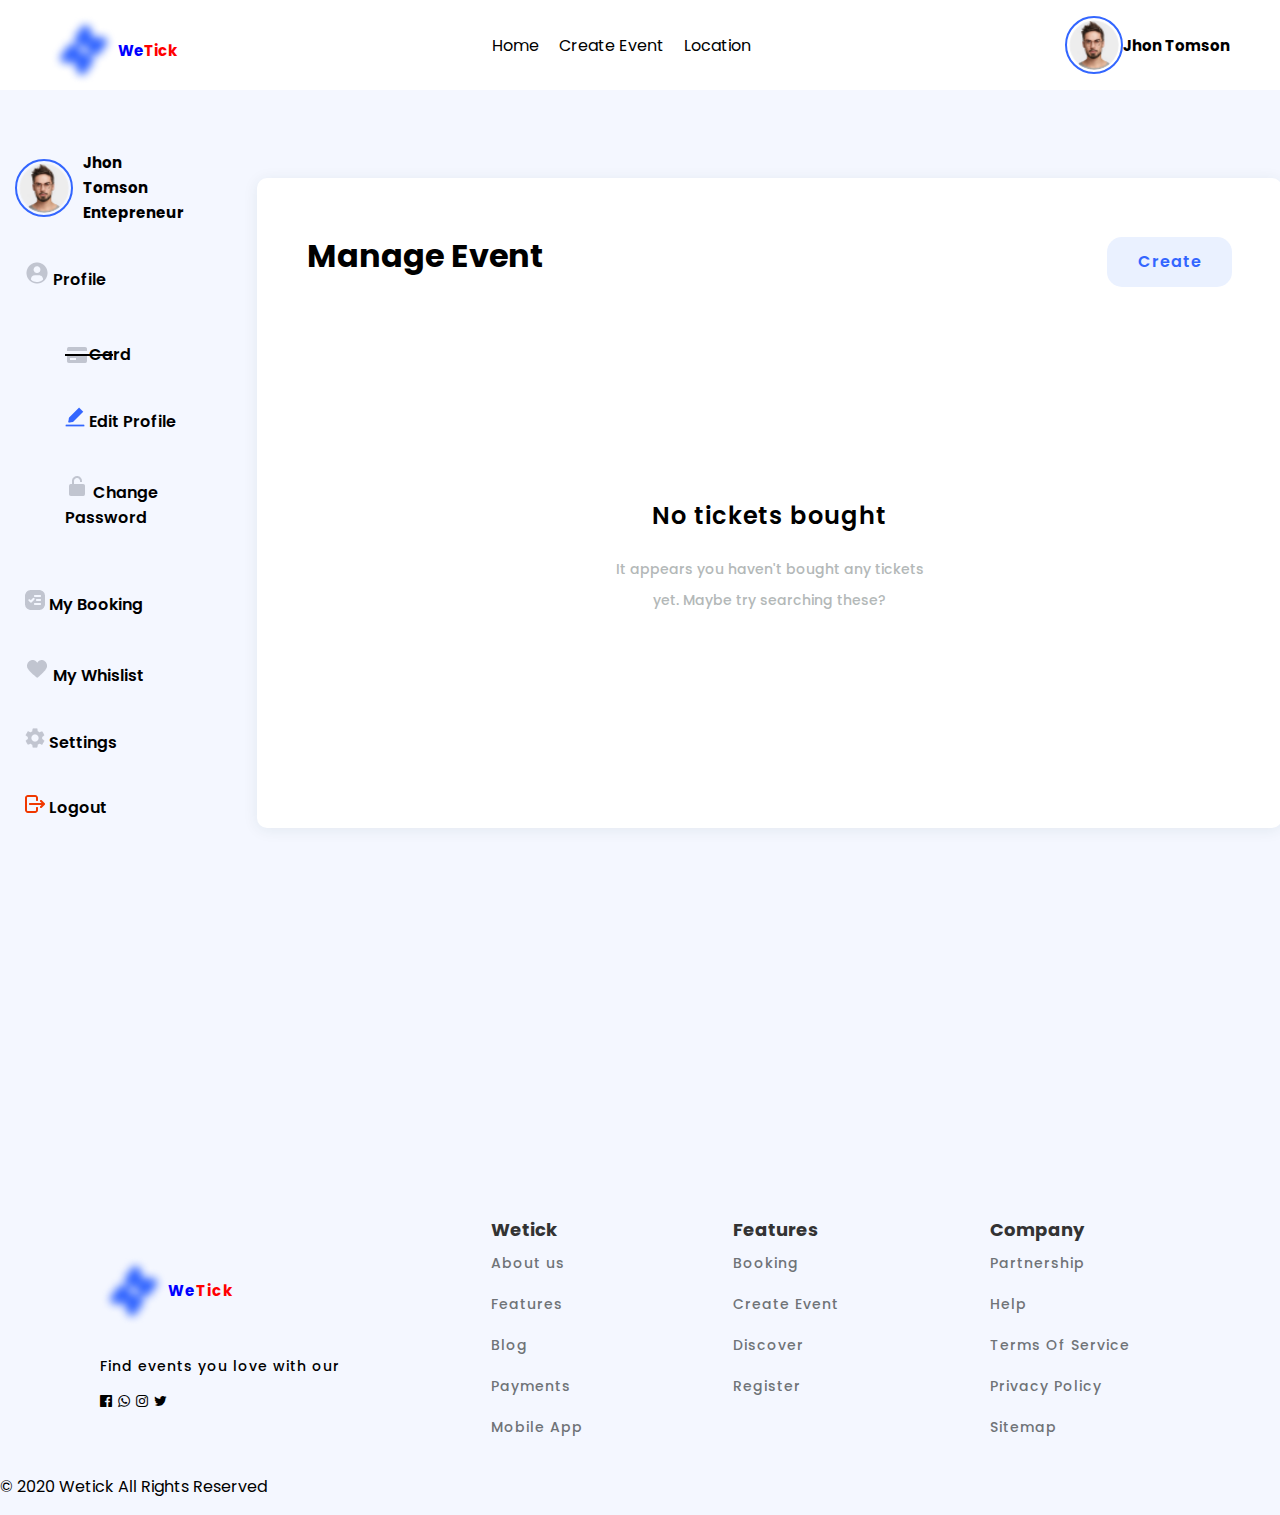
<file: v1-my-booking.html>
<!DOCTYPE html>
<html>
    <head>
        <title>my-booking</title>
        <link rel="preconnect" href="https://fonts.gstatic.com" crossorigin>
        <link href="https://fonts.googleapis.com/css2?family=Poppins:ital,wght@0,100;0,200;0,300;0,400;0,500;0,600;0,700;0,800;0,900;1,100;1,200;1,300;1,400;1,500;1,600;1,700;1,800;1,900&display=swap" rel="stylesheet">
        <link rel="stylesheet" href="https://cdnjs.cloudflare.com/ajax/libs/font-awesome/4.7.0/css/font-awesome.min.css">
        <link rel="stylesheet" href="./assets/css/event.css">
    </head>
    <body>
    <div id="create" class="body-event">
         <nav id="nav" class="navigasi">
        <script src="./assets/javascript/navigasi.js"></script>
        <div class="main">
        <div class="logo">
            <img src="./assets/image/wetick.png" alt="logo wetick" class="image">
            <span class="blue">We</span><span class="red">Tick</span>
        </div>
        <div>
            <button id="menu-button"></button>
        </div>
        </div>
        <div>
            <ul class="list-link">
                <li>Home</li>
                <li>Create Event</li>
                <li>Location</li>
            </ul>
        </div>
        <div class="profile">
            <a href="profile.html">
            <span><img src="assets/image/profile.png"></span>
            <span>Jhon Tomson</span>
        </a>
        </div>
    </nav>
        <div class="content3">
            <div class="sidebar2">
                <div class="sidebar-card">
                    <img src="assets/image/profile.png" class="photo-profile" />
                    <div class="content-title">
                        <span class="title">Jhon Tomson</span>
                        <span>Entepreneur</span>
                    </div>
                </div>
                <nav >
                    <ul>
                        <li class="Profile">
                            <img src="./assets/icon/sidebar1.png" alt="Profile"/>
                                Profile
                            <div class="inside-list">
                                <ul>
                                    <li class="card">
                                        <img src="./assets/icon/sidebar2.png" alt="card" />
                                        Card
                                    </li>
                                    <li>
                                        <img src="./assets/icon/sidebar3.png" alt="edit-profile"/>
                                        <a href="/edit-profile">Edit Profile
                                        </a>
                                        </li>
                                    <li><img src="./assets/icon/sidebar4.png" alt="Change-password"/>
                                        Change Password</li>
                                </ul>
                            </div>
                        </li>
                        <li><img src="./assets/icon/sidebar5.png" alt="my-booking"/>
                            My Booking</li>
                        <li><img src="./assets/icon/sidebar6.png" alt="my-whislist"/>
                            My Whislist</li>
                        <li><img src="./assets/icon/sidebar7.png" alt="Settings"/>
                            Settings</li>
                        <li><img src="./assets/icon/sidebar8.png" alt="Logout"/>
                            Logout</li>
                    </ul>
                </nav>
            </div>
            <div class="card-my-booking">
                <div class="container-my-booking">
                    <div class="left-my-booking">
                        <h1>Manage Event</h1>
                    </div>
                    <div class="right-my-booking">
                        <button type="button" id="btn-create">Create</button>
                            </div>
                        </div>
                        <div class="no-ticket">
                            <h2>No tickets bought</h2>
                            <p>It appears you haven't bought any tickets yet. Maybe try searching these?</p>
                        </div>
                    </div>
                </div>
            </div>
            <footer class="all-footer" >
                <div class="grid-container">
                    <div class="element1">
                        <div class="logo"> <img src="./assets/image/wetick.png" alt="logo wetick" class="image">
                            <span class="blue">We</span><span class="red">Tick</span>
                        </div>
                        <div>
                            <p>Find events you love with our</p>
                        </div>
                        <div>
                            <i class="fa fa-facebook-official"></i>
                            <i class="fa fa-whatsapp"></i>
                            <i class="fa fa-instagram"></i>
                            <i class="fa fa-twitter"></i>
                        </div>
                    </div>
                    <div>
                        <div class="footer-text-title">Wetick</div>
                        <div class="footer-text">About us</div>
                        <div class="footer-text">Features</div>
                        <div class="footer-text">Blog</div>
                        <div class="footer-text">Payments</div>
                        <div class="footer-text">Mobile App</div>
                    </div>
                    
                    <div>
                        <div class="footer-text-title">Features</div>
                        <div class="footer-text">Booking</div>
                        <div class="footer-text">Create Event</div>
                        <div class="footer-text">Discover</div>
                        <div class="footer-text">Register</div>
                    </div>
                    
                    <div>
                        <div class="footer-text-title">Company</div>
                        <div class="footer-text">Partnership</div>
                        <div class="footer-text">Help</div>
                        <div class="footer-text">Terms Of Service</div>
                        <div class="footer-text">Privacy Policy</div>
                        <div class="footer-text">Sitemap</div>
                    </div>
                </div> 
                    <div class="footer-text-title"><p>© 2020 Wetick All Rights Reserved</p></div>
                </div>
                    </footer>
</body>
    </html>
</file>
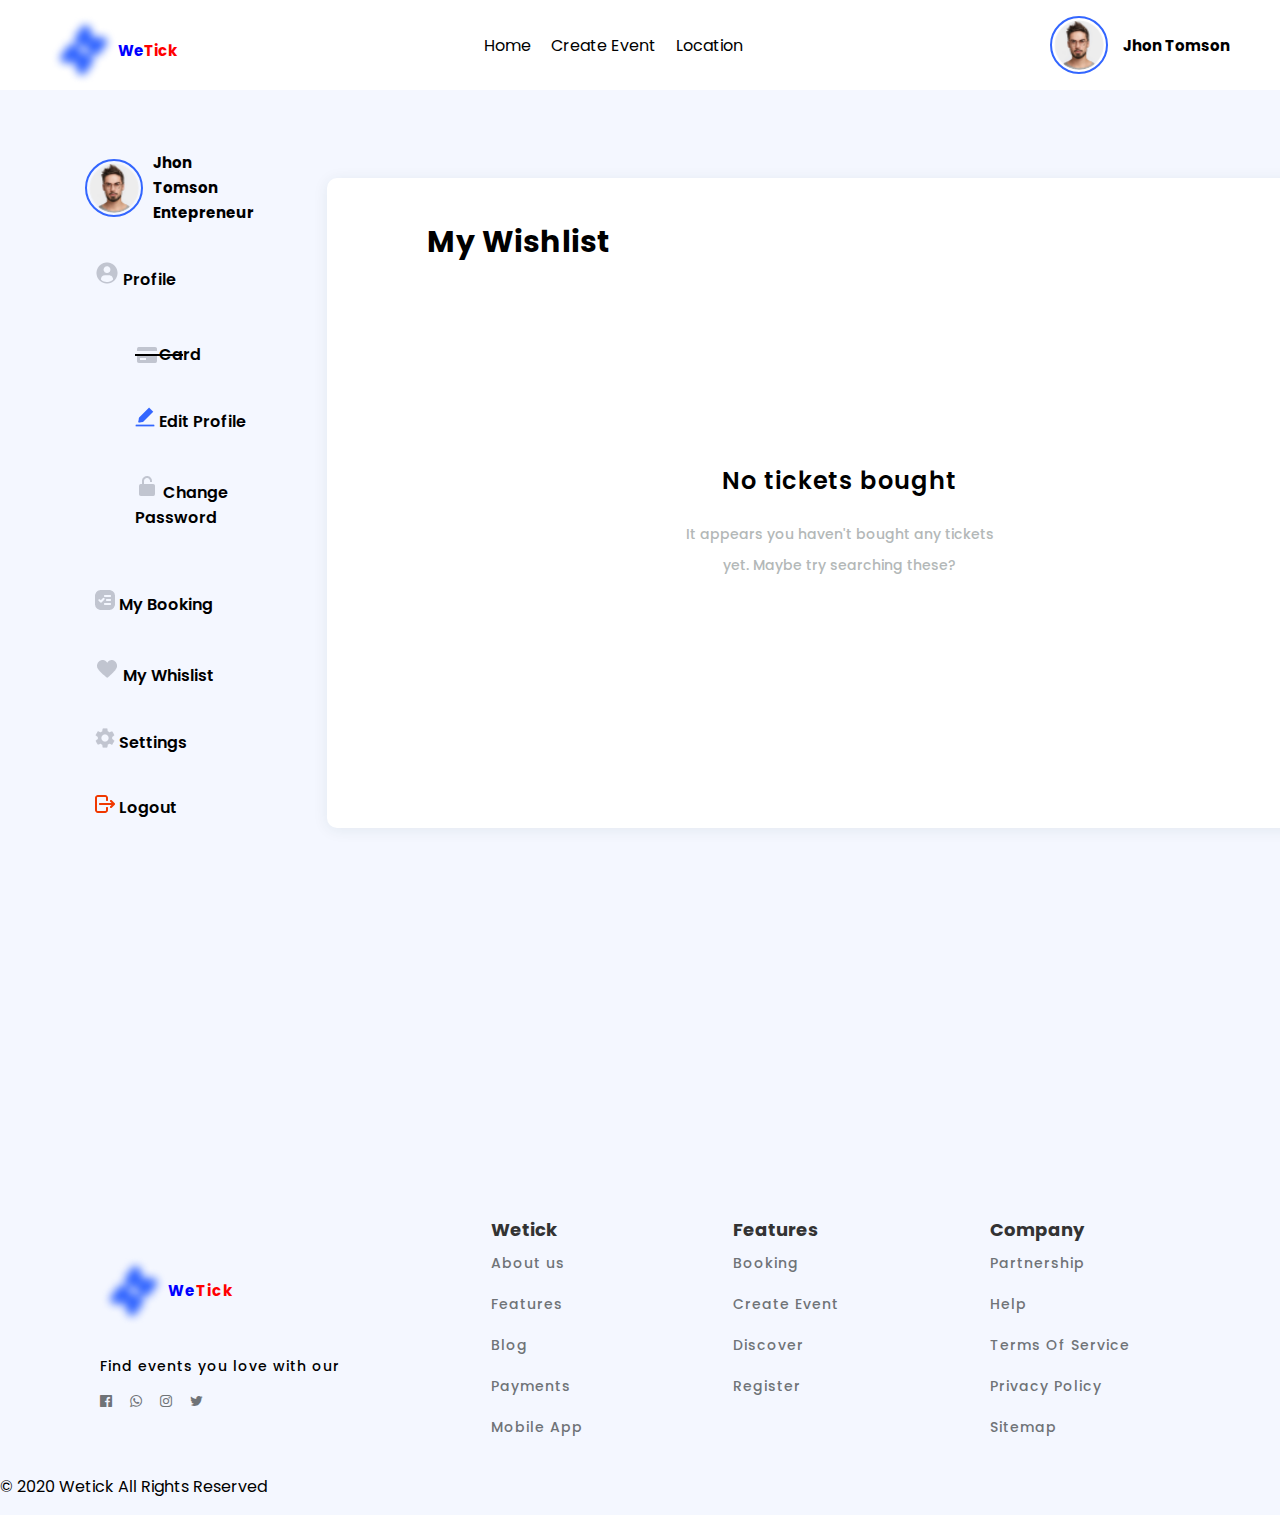
<file: v2-my-booking.html>
<!DOCTYPE html>
<html>
    <head>
        <title>my-booking</title>
        <link rel="stylesheet" href="event.css">
        <link rel="preconnect" href="https://fonts.googleapis.com">
        <link rel="preconnect" href="https://fonts.gstatic.com" crossorigin>
        <link href="https://fonts.googleapis.com/css2?family=Poppins:ital,wght@0,100;0,200;0,300;0,400;0,500;0,600;0,700;0,800;0,900;1,100;1,200;1,300;1,400;1,500;1,600;1,700;1,800;1,900&display=swap" rel="stylesheet">
        <link rel="stylesheet" href="https://cdnjs.cloudflare.com/ajax/libs/font-awesome/4.7.0/css/font-awesome.min.css">
        <link rel="stylesheet" href="./assets/css/event.css">
    </head>
    <body>
    <div class="body-event">
        <div class="navigasi">
            <div class="logo">
                <img src="./assets/image/wetick.png" alt="logo wetick" class="image">
                <span class="blue">We</span><span class="red">Tick</span>
            </div>
            <div>
                <ul class="list-link">
                    <li>Home</li>
                    <li>Create Event</li>
                    <li>Location</li>
                </ul>
            </div>
            <div class="profile">
                <img src="assets/image/profile.png" />
                <span>Jhon Tomson</span>
            </div>
        </div>
        <div class="content3">
            <div class="sidebar2">
                <div class="sidebar-card">
                    <img src="assets/image/profile.png" class="photo-profile" />
                    <div class="content-title">
                        <span class="title">Jhon Tomson</span>
                        <span>Entepreneur</span>
                    </div>
                </div>
                <nav >
                    <ul>
                        <li class="Profile">
                            <img src="./assets/icon/sidebar1.png" alt="Profile"/>
                                Profile
                            <div class="inside-list">
                                <ul>
                                    <li class="card">
                                        <img src="./assets/icon/sidebar2.png" alt="card" />
                                        Card
                                    </li>
                                    <li>
                                        <img src="./assets/icon/sidebar3.png" alt="edit-profile"/>
                                        <a href="/edit-profile">Edit Profile
                                        </a>
                                        </li>
                                    <li><img src="./assets/icon/sidebar4.png" alt="Change-password"/>
                                        Change Password</li>
                                </ul>
                            </div>
                        </li>
                        <li><img src="./assets/icon/sidebar5.png" alt="my-booking"/>
                            My Booking</li>
                        <li><img src="./assets/icon/sidebar6.png" alt="my-whislist"/>
                            My Whislist</li>
                        <li><img src="./assets/icon/sidebar7.png" alt="Settings"/>
                            Settings</li>
                        <li><img src="./assets/icon/sidebar8.png" alt="Logout"/>
                            Logout</li>
                    </ul>
                </nav>
            </div>
            <div class="card-my-booking">
                <div class="container-my-booking">
                    <div class="left-my-booking">
                        <h1>My Wishlist</h1>
                    </div>
                        </div>
                        <div class="no-ticket">
                            <h2>No tickets bought</h2>
                            <p>It appears you haven't bought any tickets yet. Maybe try searching these?</p>
                        </div>
                    </div>
                </div>
            </div>
</body>
<footer class="all-footer" >
    <div class="grid-container">
        <div class="element1">
            <div class="logo"> <img src="./assets/image/wetick.png" alt="logo wetick" class="image">
                <span class="blue">We</span><span class="red">Tick</span>
            </div>
            <div>
                <p>Find events you love with our</p>
            </div>
            <div>
                <i class="fa fa-facebook-official"></i>
                <i class="fa fa-whatsapp"></i>
                <i class="fa fa-instagram"></i>
                <i class="fa fa-twitter"></i>
            </div>
        </div>
        <div>
            <div class="footer-text-title">Wetick</div>
            <div class="footer-text">About us</div>
            <div class="footer-text">Features</div>
            <div class="footer-text">Blog</div>
            <div class="footer-text">Payments</div>
            <div class="footer-text">Mobile App</div>
        </div>
        
        <div>
            <div class="footer-text-title">Features</div>
            <div class="footer-text">Booking</div>
            <div class="footer-text">Create Event</div>
            <div class="footer-text">Discover</div>
            <div class="footer-text">Register</div>
        </div>
        
        <div>
            <div class="footer-text-title">Company</div>
            <div class="footer-text">Partnership</div>
            <div class="footer-text">Help</div>
            <div class="footer-text">Terms Of Service</div>
            <div class="footer-text">Privacy Policy</div>
            <div class="footer-text">Sitemap</div>
        </div>
    </div> 
        <div class="footer-text-title"><p>© 2020 Wetick All Rights Reserved</p></div>
    </div>
        </footer>
    </html>
</file>
<file: assets/css/event.css>
body {
  padding: 0;
  margin: 0;
  background-color: white;
}

.body-event {
  background-color: #f4f7ff;
  width: 100%;
  min-height: 100vh;
  display: flex;
  flex-direction: column;
}

@media (max-width: 991px) {
  #footer {
    background-color: white !important;
  }
  /* media quary sing up */
  .container-login .left {
    display: none !important;
  }
  /* media quary home */
  .navigasi {
    flex-direction: column;
    width: 100% !important;
    overflow: hidden;
    height: unset !important;
    padding: 1px !important;
    gap: 10px;
  }

  .navigasi > .main {
    display: flex;
    width: 100%;
    justify-content: space-between;
    align-items: center;
    gap: auto;
  }

  .navigasi .list-link {
    flex-direction: column;
    text-align: center;
  }

  .list-link li a {
    color: black;
    text-decoration: none;
  }

  .navigasi .nav-button {
    display: flex;
    flex-direction: column;
    width: 100%;
    gap: 5px;
  }

  .navigasi .nav-button button {
    width: 100% !important;
  }

  .contain {
    width: 100%;
    height: auto;
    overflow: hidden;
  }

  .button-arrow-responsive {
    display: flex !important;
  }

  .date-grid {
    width: 100%;
    height: 75px;
    gap: 30px !important;
  }

  .event-list {
    width: 330px !important;
    height: auto;
    overflow: hidden;
  }

  .list-location {
    margin-top: 0px !important;
  }

  .row {
    text-align: -webkit-center;
    display: unset !important;
  }
  .arr2-right {
    display: none;
  }

  .item1 {
    display: none;
  }

  .item h2 {
    text-align: center !important;
    font-size: 20px !important;
  }

  .contain2 {
    height: 650px !important;
  }

  .partner {
    text-align: center;
    font-family: Arial, sans-serif;
    margin: 0px !important;
  }

  .kategori {
    display: flex !important;
    flex-wrap: wrap;
    justify-content: center !important;
    gap: 10px !important;
    width: auto !important;
  }

  #footer {
    display: grid !important;
    width: 100%;
    padding: 1px !important;
  }

  .additional-contain2 {
    width: 100%;
    height: auto;
    overflow: hidden;
  }

  .element1 {
    padding-left: 20px !important;
  }

  .grid-container {
    display: inline !important;
  }

  .list-contain {
    flex-wrap: wrap;
  }

  .grid {
    width: 100%;
    height: auto;
    overflow: hidden;
    display: flex;
    justify-content: center;
    align-items: center;
  }

  /* akhir media quary home */

  /* media quary event */
  body {
    background-color: unset !important;
  }
  .navi {
    display: flex;
    align-items: center;
    justify-content: space-between;
    background-color: unset !important;
  }

  .center-event {
    display: flex !important;
    flex-direction: column;
    width: auto !important;
    height: auto !important;
    margin: unset !important;
    align-items: center;
    padding: 0px !important;
  }
  .all-navbar > .navigasi > .profile {
    display: none;
  }
  .navigasi > .main > div:last-child {
    display: unset;
  }

  .center-event .left-element {
    text-align: left !important;
    width: 100%;
  }

  .center-event .left-element .box {
    display: flex;
    width: 100%;
    position: relative;
    align-items: center;
    border-radius: 0%;
  }
  .judul {
    display: flex;
    align-items: center;
    gap: 10%;
    font-size: 30px;
  }

  #heart {
    display: flex;
  }
  .center-event .left-element .box .fa-heart-o {
    display: none;
  }
  .center-event .left-element .box img {
    display: flex;
    position: relative;
    width: 100%;
    align-items: center;
  }
  .center-event .left-element .box .top1 {
    color: white;
    display: flex;
    flex-direction: column;
    justify-content: center;
    position: absolute;
    width: 100%;
    font-size: 20px;
    padding: 5px;
    margin: 200px 0 30px 0;
  }
  .center-event .left-element .box .top1 .icon {
    display: flex;
    flex-direction: column;
    font-size: 40px;
  }

  .center-event .left-element .box .top1 .judul .font-judul {
    margin: 0px;
    font-size: 50px;
  }
  .center-event .left-element .top1 .att .people2 {
    display: flex;
    border-radius: 20px;
  }
  .center-event .left-element .top1 .att .people2 div {
    height: 29px;
    border: 1px;
    border-radius: 50%;
  }

  .center-event .left-element .top1 .att .people2 div img {
    border-radius: 40px;
  }

  .center-event .right-element {
    width: 100%;
    margin: 2px;
  }
  .center-event .right-element .end {
    font-size: 30px;
    width: 100%;
    font-family: "Poppins";
    font-weight: 400;
    line-height: 60px;
    letter-spacing: 1px;
    text-align: left;
    padding-left: 30px;
  }
  .center-event .right-element .end h2 {
    font-size: 50px !important;
    width: 100%;
    font-family: "Poppins";
  }
  .center-event .right-element .end a {
    font-size: 20px !important;
    width: 100%;
    font-family: "Poppins";
    font-weight: 600;
    color: #007bff;
  }
  .center-event .right-element .end .location-event {
    display: flex;
    flex-direction: column;
    align-items: center;
  }

  .center-event .right-element .top {
    display: none;
  }

  .center-event .right-element .top .icon {
    font-size: 10px !important;
    display: flex;
    flex-direction: column;
    gap: 20px;
  }

  .center-event .right-element .top .icon span {
    font-size: 30px !important;
  }

  .center-event .right-element .top .att p {
    font-size: 30px !important;
  }
  .center-event .left-element .top1 .att p {
    font-size: 30px !important;
  }
  .center-event .left-element .top1 .att .people2 div img {
    width: 100%;
  }

  /* media quary profile */
  .body-event {
    min-height: 0;
  }
  .content3 {
    height: unset !important;
    padding: 0 !important;
    margin-bottom: 0 !important;
    width: 100%;
  }
  .content3 .sidebar {
    display: none;
  }

  .content3 .card-profile {
    margin-top: 0;
    align-items: center;
    width: 100%;
  }

  .left-profile {
    width: 100%;
  }

  .identity {
    width: 70% !important;
    flex-direction: column;
  }
  .identity-filling {
    width: 100%;
    text-align: left !important;
  }
  .sidebar2 {
    display: none;
  }

  .content3 .card-profile .container-profile {
    display: flex;
    flex-direction: column-reverse;
    align-items: center;
  }

  .content3 .card-profile .container-profi le .right-profile .profile3 {
    border-left-style: none;
    border-color: #c1c5d040;
    margin-top: 0;
  }

  .content3
    .card-profile
    .container-profile
    .right-profile
    .profile3
    .Choose-photo {
    display: none;
  }

  /* media quary booking */
  .center-event2 {
    display: flex;
    flex-direction: column;
    width: 375px;
  }
  .center-event .left-booking .img1 {
    display: none;
  }

  .center-event .left-booking .img2 {
    display: flex;
    flex-direction: column;
  }
  .center-event .right-booking {
    width: 375px;
    height: unset;
    display: flex;
    top: 210px;
    left: 770px;
    gap: 0px;
    border-radius: 10px 0px 0px 0px;
    opacity: 0px;
    flex-direction: column;
  }

  .all-booking {
    display: flex;
    flex-direction: column;
    align-items: center;
    width: 100%;
  }

  .navigasi .profile {
    display: flex;
  }

  .all-navbar {
    width: 100%;
    display: flex;
    flex-direction: column;
    min-height: 100vh;
  }

  .center-event2 {
    margin: 0px !important;
    padding: 0px !important;
    width: 100% !important;
    height: auto !important;
  }
  /* create-event */
  .card-my-booking {
    display: flex;
    flex-direction: column;
    align-items: center;
  }
  .container-my-booking {
    display: flex;
    flex-direction: column;
  }
  /* payment */
  .right-payment {
    margin-left: 0px !important;
  }
  .all-footer {
    background-color: white !important;
  }
}
@media (min-width: 992px) {
  .top1 {
    display: none;
  }

  .center-event .left-booking .img2 {
    display: none;
  }

  .all-navbar .navigasi .main div button {
    display: none;
  }
  .center-event .left-element .box i {
    display: none;
  }
  #menu-button {
    display: none;
  }
}

/* navigasi */
#menu-button {
  width: 24px;
  height: 24px;
  background-color: transparent;
  border: none;
  border-radius: 0;
  margin-top: 0;
  background-image: url(../icon/menu.png);
}

.profile a {
  display: flex;
  align-items: center;
}
.navigasi {
  display: flex;
  justify-content: space-between;
  align-items: center;
  font-family: "Poppins";
  background-color: white;
  width: auto;
  height: 90px;
  padding: 0 50px;
}

.navigasi > .main > div:last-child {
  display: flex;
}

.logo {
  display: flex;
  align-items: center;
  gap: 0px;
}

.navigasi .list-link {
  display: flex;
  list-style-type: none;
  margin: 0;
  padding: 0;
  gap: 20px;
  align-items: center;
}

.navigasi .profile {
  width: auto;
  display: flex;
  align-items: center;
  gap: 15px;
}

.navigasi .profile img {
  width: 50px;
  height: 50px;
  border-radius: 50%;
  padding: 2px;
  border: 2px solid #3366ff;
}

.red {
  color: red;
  font-weight: bold;
  margin-bottom: 0px;
}

.blue {
  color: blue;
  font-weight: bold;
  margin-bottom: 0px;
}

/* sing-up page */
.container-login {
  font-family: "Poppins", sans-serif;
  margin: 0;
  padding: 0;
  display: flex;
  height: 100vh;
}

.container-login .left {
  flex: 1;
  height: 100%;
  display: flex;
  justify-content: center;
  align-items: center;
  background-color: #3366ff;
  margin-top: 0;
}

.container-login .left img {
  width: 100%;
}

.container-login .container {
  flex: 1;
  display: flex;
  flex-direction: column;
  align-items: center;
  margin-bottom: 20px;
}
.container-login .container .container-right {
  padding: 100px;
  padding-bottom: 0px;
}

.container-login .container .container-right .right-singup {
  align-items: center;
  /* width: 50px; */
  /* height: 50px; */
  border-radius: 50%;
  padding: 2px;
  display: flex;
}

.container-singup {
  align-items: center;
}

.container-login .container h1 {
  font-family: "Poppins", bold;
  font-size: 30px;
  font-weight: bold;
  line-height: 21px;
  letter-spacing: 0.5px;
  text-align: left;
  margin-bottom: 15px;
}

.account {
  font-family: "Poppins";
  font-size: 14px;
  font-weight: 400;
  line-height: 21px;
  letter-spacing: 0.5px;
  text-align: left;
  margin-bottom: 50px;
  margin-left: 50px;
}

form {
  width: 100%;
}

.form-row {
  display: flex;
  flex-direction: column;
}

.form-group {
  margin-bottom: 15px;
  border-radius: 8px;
  overflow: hidden;
}

.form-group .label {
  margin-top: 300px;
}

input[type="name"]::placeholder,
input[type="password"]::placeholder {
  opacity: 0.5;
}

input[type="name"],
input[type="password"] {
  width: 75%;
  padding: 10px;
  border: 1px solid #ccc;
  border-radius: 10px;
  box-sizing: border-box;
  margin: auto;
  text-align: left;
}

input[type="Email"]::placeholder,
input[type="confrimPassword"]::placeholder {
  opacity: 0.5;
}

input[type="Email"],
input[type="confirmPassword"] {
  width: 75%;
  padding: 10px;
  border: 1px solid #ccc;
  border-radius: 10px;
  box-sizing: border-box;
  margin: auto;
  text-align: left;
}

button {
  width: 75%;
  padding: 10px;
  color: white;
  border: none;
  cursor: pointer;
  font-size: 16px;
}

.navigasi .nav-button button:first-child {
  border: none;
  background-color: transparent;
  color: black;
  width: 169px;
  height: 40px;
  border-radius: 10px;
  margin-top: auto;
  cursor: pointer;
}

.navigasi .nav-button button:last-child {
  border: none;
  background-color: #3366ff;
  width: 169px;
  height: 40px;
  border-radius: 10px;
  margin-top: auto;
  cursor: pointer;
}

button:hover {
  background-color: #27bace;
}

.right-button button {
  background-color: transparent;
  color: rgb(104, 104, 233);
  border: none;
  padding: 0;
  margin-top: unset;
  cursor: pointer;
}

.right-button button:hover {
  text-decoration: underline;
}

.center-button button {
  background-color: blue;
  border-radius: 20px;
  cursor: pointer;
  width: 250px;
  margin-top: unset;
}

.center-event {
  display: flex;
  gap: 0;
  margin-left: 120px;
  margin-top: 50px;
  margin-right: 100px;
  padding: 100px;
  background-color: white;
  height: 700px;
  width: 1000px;
  border-radius: 15px;
  margin-bottom: 100px;
}

.center-event .left-element {
  flex: 1;
  text-align: center;
  display: flex;
  flex-direction: column;
}

.center-event .left-element .box {
  width: 100%;
  height: auto;
  overflow: hidden;
  border-radius: 40px;
}

.center-event .left-element .box img {
  width: 100%;
  height: 100%;
}

.center-event .left-element .box i {
  margin-top: 50px;
  letter-spacing: 2px;
}

.right-element {
  flex: 1;
  margin-left: 100px;
}

.right-element .top h1 {
  font-family: "Poppins";
  font-size: 24px;
  font-weight: 600;
  line-height: 36px;
  letter-spacing: 2px;
  text-align: left;
  margin: 0;
}

.right-element .top .icon {
  margin-top: 30px;
  margin-bottom: 30px;
  font-family: "Poppins";
  font-size: 14px;
  font-weight: 500;
  line-height: 27px;
  letter-spacing: 1px;
  text-align: left;
}
.right-element .top .att p {
  font-family: "Poppins";
  font-size: 14px;
  font-weight: 500;
  line-height: 27px;
  letter-spacing: 0.5px;
  text-align: left;
}

.right-element .top .att img {
  width: 90px;
  gap: 0px;
  opacity: 0px;
}

.right-element .end {
  width: 100%;
  font-family: "Poppins";
  font-size: 12px;
  font-weight: 400;
  line-height: 20px;
  letter-spacing: 1px;
  text-align: left;
}

.right-element .end h2 {
  font-family: "Poppins";
  font-size: 20px;
  font-weight: 600;
  line-height: 30px;
  letter-spacing: 1px;
  text-align: left;
}
.right-element .end a {
  font-family: "Poppins";
  font-size: 12px;
  font-weight: 500;
  line-height: 20px;
  letter-spacing: 0.5px;
  text-align: left;
  text-decoration: none;
}

.right-element .end img {
  width: 315px;
  height: 151px;
  top: 701px;
  left: 684px;
  gap: 0px;
  border-radius: 20px 0px 0px 0px;
  opacity: 0px;
}

button {
  background-color: rgb(22, 68, 216);
  color: white;
  font-family: "Poppins";
  font-size: 16px;
  font-weight: 600;
  line-height: 24px;
  letter-spacing: 1px;
  text-align: center;
  height: 50px;
  width: 300px;
  border-radius: 15px;
  margin-top: 50px;
  border: none;
}

.grid-container {
  display: grid;
  grid-template-columns: auto auto auto auto;
  gap: 0;
}
#footer {
  display: flex;
  width: 100%;
  gap: 125px;
  justify-content: space-between;
  background-color: #f4f7ff;
  padding: 20px;
  font-family: Arial, sans-serif;
}

.grid-container .element1 {
  grid-row: 1 / 7;
  margin-left: 50px;
  font-family: "Poppins";
  font-size: 14px;
  font-weight: 500;
  line-height: 21px;
  letter-spacing: 1px;
  text-align: left;
  padding-left: 100px;
  margin: 0;
}

.footer-section {
  display: flex;
  flex-direction: column;
}

.grid-container div .footer-text-title {
  font-size: 18px;
  font-weight: bold;
  margin-bottom: 10px;
  color: #333;
}

.grid-container div .footer-text {
  font-size: 14px;
  margin-bottom: 5px;
  text-decoration: none;
  margin-bottom: 20px;
  font-family: "Poppins";
  font-size: 14px;
  font-weight: 500;
  line-height: 21px;
  letter-spacing: 1px;
  text-align: left;
  gap: 0px;
  opacity: 0px;
  color: rgb(111, 115, 119);
}

.grid-container div .footer-text:hover {
  color: #000;
  text-decoration: underline;
}

h3 {
  font-family: "Poppins";
  font-size: 16px;
  font-weight: 600;
  line-height: 24px;
  letter-spacing: 1px;
  text-align: left;
}

h4 {
  width: 200px;
  height: 1px;
  top: 1199px;
  left: 575px;
  gap: 0px;
  opacity: 0px;
  color: #c1c5d0;
}

.image-people {
  background-image: url("../image/home1.png");
  width: 549.48px;
  height: 478.36px;
  gap: 0px;
  opacity: 0px;
}

.contain {
  display: flex;
  width: 100%;
  height: 750px;
  gap: 0px;
  opacity: 0px;
  justify-content: right;
  margin-bottom: 175px;
  background-color: #3366ff;
  background-image: url(../image/home.png);
}

.additional-contain {
  text-align: center;
  font-family: Arial, sans-serif;
  margin-top: 20px;
}

.additional-contain .event .label {
  width: 150px;
  height: 50px;
  text-align: center;
  margin-top: 20px;
}

.additional-contain .event {
  margin-bottom: 50px;
}

label {
  display: block;
  border-radius: 10px;
  padding: 5px;
  border: none;
  font-weight: bold;
  font-family: "Poppins";
  font-size: 36px;
  font-weight: 600;
  line-height: 54px;
  letter-spacing: 1px;
  text-align: center;
}

.event button {
  color: red;
  background-color: pink;
  border: 1px solid #ff3d71;
  border-radius: 30px;
  padding: 5px 15px;
  cursor: pointer;
  margin: 10px 0;
  width: 150px;
  height: 30px;
}

.event button:hover {
  background-color: lightpink;
}

.conten {
  display: flex;
  flex-direction: column;
  justify-content: center;
  align-items: center;
}

.date-grid {
  display: flex;
  align-items: center;
  gap: 80px;
  margin: auto;
  max-width: 800px;
  justify-content: center;
  color: #c1c5d0;
  margin-bottom: 50px;
}

.date-grid > div div:first-child {
  text-align: center;
  padding-bottom: 10px;
}

.date-grid .active {
  border: 1px solid #ff8900;
  color: #ff8900;
  border-radius: 12px;
  padding: 10px 10px 0 10px;
}

.date-grid .active::after {
  content: "\25CF";
  text-align: center;
}

.event-box {
  width: 260px;
  height: 376px;
  border-radius: 40px;
  overflow: hidden;
  position: relative;
  flex-shrink: 0;
  background: linear-gradient(
    180deg,
    rgba(0, 0, 0, 0.0001) 3.17%,
    #101426 100%
  );
  background-blend-mode: multiply;
}

.event-box img {
  width: 100%;
  height: 100%;
  object-fit: cover;
}

.event-box .event-text {
  position: absolute;
  top: 0;
  left: 0;
  display: flex;
  width: 100%;
  height: 100%;
  flex-direction: column;
  justify-content: flex-end;
  padding: 25px;
  box-sizing: border-box;
  background-image: linear-gradient(to bottom, transparent, black);
  color: white;
  gap: 24px;
  text-align: left;
}

.event-box .event-text div:first-child {
  font-size: 14px;
}

.event-box .event-text div:nth-child(2) {
  font-size: 22px;
}

.event-box .event-text .event-teks {
  display: flex;
  flex-direction: column;
  gap: 5px;
}

.event-box .event-text .people {
  display: flex;
  width: 30px;
  height: 30px;
  border-radius: 50%;
}

.event-box .event-text .people div {
  width: 28px;
  height: 28px;
  border-radius: 14px;
  overflow: hidden;
  border: 1px solid white;
}

.event-box .event-text .people div:not(:first-child) {
  margin-left: -10px;
}

.event-box .event-text .people div:last-child {
  position: relative;
}

.event-box .event-text .people div:last-child::after {
  width: 100%;
  height: 100%;
  background-color: #ff880093;
  content: "62+";
  position: absolute;
  top: 0;
  left: 0;
  font-size: 15px;
  font-weight: 500;
  line-height: 15px;
  letter-spacing: 0.5px;
  text-align: center;
  padding: 2px 3px;
}

.people img {
  width: 30px;
  height: 30px;
  border-radius: 50%;
}

/* .event-box .event-text .people div img {
    width: 100%;
    height: 100%;
    object-fit: cover;
} */

.event-list {
  width: 1200px;
  position: relative;
  display: flex;
  gap: 10px;
  overflow-x: scroll;
}

.arrow {
  display: flex;
  height: 45px;
  margin: 50px 0 100px 0;
  justify-content: center;
}

.arr-left {
  background-color: rgb(255, 255, 255);
  background-image: url(../icon/arrow-left.png);
  background-repeat: no-repeat;
  background-position: center;
  width: 45px;
  height: 45px;
  gap: 0px;
  border-radius: 10px;
  opacity: 0px;
  margin-right: 50px;
  box-shadow: 0px 2px 15px 0px #1a3c4414;
}

.arr-right {
  background-color: #3366ff;
  background-image: url(../icon/arrow-right.png);
  background-repeat: no-repeat;
  background-position: center;
  width: 45px;
  height: 45px;
  top: 1635px;
  left: 613px;
  gap: 0px;
  border-radius: 10px;
  opacity: 0px;
  box-shadow: 0px 2px 15px 0px #1a3c4414;
}

.button-arrow-responsive {
  display: none;
  justify-content: center;
}

.grid-container-discover {
  width: 100%;
  display: flex;
  justify-content: center;
  align-items: center;
}

.grid {
  align-items: center;
  padding: 20px;
  background-color: #007bff;
  background-image: url(../image/home.png);
  background-size: cover;
  border-radius: 50px;
  width: 1266px;
  height: 700px;
  margin-left: 50px;
}

.row {
  display: flex;
  justify-content: space-between;
  margin-right: 20px;
}

.list-location {
  width: 1130px;
  height: 553px;
  top: 1929px;
  left: 118px;
  gap: 0px;
  opacity: 0px;
  margin-left: 68px;
  margin-right: 68px;
  margin-top: 74px;
  margin-bottom: 73px;
}

.item1 {
  margin-top: 10px;
  width: calc(25% - 10px);
  box-sizing: border-box;
  margin-right: 20px;
  margin-bottom: 15px;
}

.item-responsive {
  margin-top: 10px;
  width: calc(25% - 10px);
  box-sizing: border-box;
  margin-right: 20px;
  margin-bottom: 15px;
}

.item-responsive img {
  width: 90%;
  height: auto;
}

.item1 img {
  width: 90%;
  height: auto;
}

.item-responsive .label {
  color: white;
  text-align: center;
  font-size: 15px;
  margin: auto;
  margin-right: 50px;
  margin-bottom: 20px;
  margin-top: 10px;
}

.item1 .label {
  color: white;
  text-align: center;
  font-size: 15px;
  margin: auto;
  margin-right: 50px;
  margin-bottom: 20px;
  margin-top: 10px;
}

.item h2 {
  color: white;
  margin: auto;
  font-family: "Poppins";
  font-size: 36px;
  font-weight: 600;
  line-height: 64px;
  letter-spacing: 1px;
  text-align: left;
}

.location {
  background-color: #ffffff40;
  border: 1px solid #007bff;
  border-radius: 10px;
  padding: 5px 15px;
  cursor: pointer;
  margin: 10px 0;
  color: white;
  font-weight: bold;
  width: 10vw;
  letter-spacing: 1px;
}

.grid .see-all {
  background-color: white;
  color: black;
  margin-left: 400px;
  margin-top: 50px;
  margin-right: 510px;
  margin-bottom: 73px;
}

.additional-contain2 {
  text-align: center;
  font-family: Arial, sans-serif;
  margin-top: 175px;
}

.additional-contain2 .event2 .label {
  width: 150px;
  height: 50px;
  text-align: center;
  margin-top: 20px;
}

.additional-contain2 .event {
  margin-bottom: 50px;
}

label {
  display: block;
  border-radius: 10px;
  padding: 5px;
  border: none;
  font-weight: bold;
  font-family: "Poppins";
  font-size: 36px;
  font-weight: 600;
  line-height: 54px;
  letter-spacing: 1px;
  text-align: center;
}

.event2 button {
  color: red;
  background-color: pink;
  border: 1px solid #ff3d71;
  border-radius: 30px;
  padding: 5px 15px;
  cursor: pointer;
  margin: 10px 0;
  width: 150px;
  height: 30px;
  border: 1px black;
}

.event2 button:hover {
  background-color: lightpink;
}

.kategori {
  display: flex;
  gap: 100px;
  margin: auto;
  max-width: 800px;
  justify-content: center;
  color: #c1c5d0;
  margin-bottom: 50px;
  width: 1005px;
  height: 39px;
  top: 2899px;
  left: 181px;
  border-radius: 10px 0px 0px 0px;
  opacity: 0px;
  margin-top: 50px;
}

.arrow2 {
  display: flex;
  width: 140px;
  height: 45px;
  top: 1635px;
  left: 613px;
  gap: 0px;
  opacity: 0px;
  margin-top: 50px;
  justify-content: center;
  margin-left: 613px;
  margin-bottom: 175px;
}

.arr2-left {
  background-color: rgb(255, 255, 255);
  background-image: url(../icon/arrow-left.png);
  background-repeat: no-repeat;
  background-position: center;
  width: 45px;
  height: 45px;
  gap: 0px;
  border-radius: 10px;
  opacity: 0px;
  margin-right: 50px;
  box-shadow: 0px 2px 15px 0px #1a3c4414;
}

.arr2-right {
  background-color: #3366ff;
  background-image: url(../icon/arrow-right.png);
  background-repeat: no-repeat;
  background-position: center;
  width: 45px;
  height: 45px;
  margin-left: 50px;
  border-radius: 10px;
  opacity: 0px;
  box-shadow: 0px 2px 15px 0px #1a3c4414;
}

.arr2-left-resp {
  background-color: #f4f7ff;
  background-repeat: no-repeat;
  background-position: center;
  width: 45px;
  height: 45px;
  margin-left: 50px;
  border-radius: 10px;
  opacity: 0px;
  box-shadow: 0px 2px 15px 0px #1a3c4414;
}

.arr2-right-resp {
  background-color: #3366ff;
  background-repeat: no-repeat;
  background-position: center;
  width: 45px;
  height: 45px;
  margin-left: 50px;
  border-radius: 10px;
  opacity: 0px;
  box-shadow: 0px 2px 15px 0px #1a3c4414;
}

.event-box2 {
  width: 260px;
  height: 376px;
  border-radius: 40px;
  overflow: hidden;
  position: relative;
  flex-shrink: 0;
  background-blend-mode: multiply;
  background-color: #007bff;
}

.image-film {
  height: 60%;
  width: 100%;
  justify-content: center;
  align-items: center;
  display: flex;
  overflow: hidden;
}

.people2 {
  margin-bottom: 50%;
}

.event-box2 .people2 img {
  width: 100%;
  height: 100%;
  object-fit: cover;
}

.event-box img {
  width: 100%;
  height: auto;
  object-fit: cover;
}

.event-box2 .event-text2 {
  position: absolute;
  top: 0;
  left: 0;
  display: flex;
  width: 100%;
  height: 100%;
  flex-direction: column;
  justify-content: flex-end;
  padding: 25px;
  box-sizing: border-box;
  color: white;
  gap: 24px;
}

.event-box2 .event-text2 div:first-child {
  font-size: 14px;
}

.event-box2 .event-text2 div:nth-child(2) {
  font-size: 22px;
  font-family: "Poppins", "bold";
}

.event-box2 .event-text2 .event-teks2 {
  display: flex;
  flex-direction: column;
  gap: 5px;
}

.event-box2 .event-text2 .people2 {
  display: flex;
}

.event-box2 .event-text2 .people2 div {
  height: 29px;
  width: 28px;
  border: 1px solid white;
  border-radius: 50%;
  overflow: hidden;
  display: flex;
}

.event-box2 .event-text2 .people2 div:not(:first-child) {
  margin-left: -10px;
}

.event-box2 .event-text2 .people2 div:last-child {
  position: relative;
}

.event-box2 .event-text2 .people2 div:last-child::after {
  width: 100%;
  height: 100%;
  background-color: #ff880093;
  content: "62+";
  position: absolute;
  top: 0;
  left: 0;
  font-size: 15px;
  font-weight: 500;
  line-height: 15px;
  letter-spacing: 0.5px;
  text-align: center;
  padding: 2px 3px;
}

.event-box2 .event-text2 .people2 div img {
  width: 100%;
  height: 100%;
  object-fit: cover;
}

.event-list2 {
  position: relative;
  display: flex;
  align-items: center;
  justify-content: center;
  gap: 10px;
  min-width: 100%;
  overflow-x: scroll;
}

.contain2 {
  width: 100%;
  height: 450px;
  margin: 175px 0;
  background-color: #373a42;
  background-image: url(../image/home.png);
  background-repeat: no-repeat;
}

.partner {
  text-align: center;
  font-family: Arial, sans-serif;
  margin-top: 89px;
  margin-bottom: 89px;
  margin-left: 286px;
  margin-right: 285px;
}

.partner .event3 .label {
  width: 150px;
  height: 50px;
  text-align: center;
  margin-top: 20px;
}

.partner .event {
  margin-bottom: 50px;
}

.partner .event3 label {
  display: block;
  border-radius: 10px;
  padding: 5px;
  border: none;
  font-weight: bold;
  font-family: "Poppins";
  font-size: 36px;
  font-weight: 600;
  line-height: 54px;
  letter-spacing: 1px;
  text-align: center;
  color: white;
}

.partner .event3 p {
  font-family: "Poppins";
  font-size: 12px;
  font-weight: 400;
  line-height: 28px;
  letter-spacing: 0.5px;
  text-align: center;
  color: #c1c5d0;
}

.event3 button {
  background-color: #afafb1;
  border: 1px solid black;
  border-radius: 30px;
  padding: 5px 15px;
  cursor: pointer;
  margin: 10px 0;
  width: 150px;
  height: 30px;
  margin-top: 89px;
}

.event3 button:hover {
  background-color: rgb(206, 199, 199);
}

/* booking page */
.center-event .left-booking img {
  width: 500px;
  height: 409.5px;
  gap: 0px;
  opacity: 0px;
}

.right-booking {
  width: 375px;
  height: 45px;
  top: 210px;
  left: 770px;
  gap: 0px;
  border-radius: 10px 0px 0px 0px;
  opacity: 0px;
}

.center-event2 {
  display: flex;
  gap: 0;
  margin-left: 120px;
  margin-top: 50px;
  margin-right: 120px;
  padding: 100px;
  background-color: white;
  height: 825px;
  width: 1000px;
  border-radius: 15px;
  margin-bottom: 100px;
}

.right-judul {
  display: flex;
  font-family: "Poppins";
  font-size: 20px;
  font-weight: 600;
  line-height: 24px;
  letter-spacing: 1px;
  text-align: left;
  gap: 0;
  margin-left: 6px;
}

.pertama {
  flex: 1;
  gap: 0;
  width: 231px;
  height: 30px;
  top: 218px;
  left: 770px;
  gap: 0px;
  opacity: 0px;
}

.kedua {
  flex: 1;
  width: 300px;
  margin: 15px 5px;
  display: flex;
  padding-left: 20px;
}

.text1 {
  font-family: "Poppins";
  font-size: 12px;
  font-weight: 600;
  line-height: 18px;
  letter-spacing: 1px;
  padding-left: 3px;
  margin-bottom: 20px;
  color: #fc1055;
  margin-left: 20px;
  margin-right: 13px;
}

.logo2 {
  background-color: #ffffff;
  background-image: url(../image/logo.png);
  background-repeat: no-repeat;
  background-position: center;
  width: 45px;
  height: 45px;
  gap: 1105px;
  border-radius: 10px;
  opacity: 0px;
  box-shadow: 0px 2px 15px 0px #1a3c4414;
}

.logo3 {
  background-color: #f1eaff;
  background-image: url(../image/logo1.png);
  background-repeat: no-repeat;
  background-position: center;
  width: 45px;
  height: 45px;
  gap: 1105px;
  border-radius: 10px;
  opacity: 0px;
  box-shadow: 0px 2px 15px 0px #1a3c4414;
}

.logo4 {
  background-color: #ffeaef;
  background-image: url(../image/logo2.png);
  background-repeat: no-repeat;
  background-position: center;
  width: 45px;
  height: 45px;
  gap: 1105px;
  border-radius: 10px;
  opacity: 0px;
  box-shadow: 0px 2px 15px 0px #1a3c4414;
}

.logo5 {
  background-color: #fff4e7;
  background-image: url(../image/logo3.png);
  background-repeat: no-repeat;
  background-position: center;
  width: 45px;
  height: 45px;
  gap: 1105px;
  border-radius: 10px;
  opacity: 0px;
  box-shadow: 0px 2px 15px 0px #1a3c4414;
}

.border {
  border-top-style: outset;
  margin-top: 25px;
}

.section {
  display: flex;
  width: 375px;
  height: 90.3px;
  padding: 0px;
  gap: 0px;
  opacity: 0px;
  margin-top: 50px;
  margin-right: 130px;
  margin-left: 0;
}

.text-section1 {
  display: flex;
  gap: 90px;
}

.text2 {
  width: 149px;
  height: 42px;
  gap: 0px;
  opacity: 0px;
}

.row1 {
  font-family: "Poppins";
  font-size: 14px;
  font-weight: 600;
  line-height: 21px;
  letter-spacing: 0.5px;
  text-align: left;
}

.Seats {
  width: 108px;
  height: 18px;
  top: 331px;
  left: 830px;
  gap: 0px;
  opacity: 0px;
  font-family: "Poppins";
  font-size: 12px;
  font-weight: 500;
  line-height: 18px;
  text-align: left;
  color: #c1c5d0;
}

.price {
  width: 50px;
  height: 20px;
  top: 308px;
  left: 1085px;
  gap: 0px;
  opacity: 0px;
  font-family: "Poppins";
  font-size: 16px;
  font-weight: 600;
  line-height: 24px;
  letter-spacing: 1px;
  text-align: center;
}

.person {
  width: 70px;
  height: 18px;
  top: 330px;
  left: 1075px;
  gap: 0px;
  opacity: 0px;
  font-family: "Poppins";
  font-size: 10px;
  font-weight: 500;
  line-height: 18px;
  letter-spacing: 0.5px;
  text-align: center;
  color: #bdc0c4;
}

.quantity {
  width: 61px;
  height: 18.06px;
  top: 371.02px;
  left: 830px;
  gap: 0px;
  opacity: 0px;
  font-family: "Poppins";
  font-size: 12px;
  font-weight: 600;
  line-height: 18px;
  letter-spacing: 1px;
  text-align: left;
  margin-top: 21px;
}

.button-tambahan {
  display: flex;
  justify-content: center;
  align-items: center;
  margin-top: 21px;
}

.increase-button1 {
  background-color: rgb(255, 255, 255);
  background-image: url(../icon/minus.png);
  background-repeat: no-repeat;
  background-position: center;
  width: 33px;
  height: 30.1px;
  top: 365px;
  left: 1028px;
  gap: 0px;
  border-radius: 7px 0px 0px 0px;
  border: 1px 0px 0px 0px;
  opacity: 0px;
  border-radius: 10px;
  opacity: 0px;
  margin-right: 0;
  margin-top: 0;
  margin-bottom: 49px;
  box-shadow: 0px 2px 15px 0px #1a3c4414;
}

.increase-button2 {
  background-color: rgb(255, 255, 255);
  background-image: url(../icon/plus.png);
  background-repeat: no-repeat;
  background-position: center;
  width: 33px;
  height: 30.1px;
  top: 365px;
  left: 1028px;
  gap: 0px;
  border-radius: 7px 0px 0px 0px;
  border: 1px 0px 0px 0px;
  opacity: 0px;
  border-radius: 10px;
  opacity: 0px;
  margin-right: 0;
  margin-top: 0;
  margin-bottom: 49px;
  box-shadow: 0px 2px 15px 0px #1a3c4414;
}

.increase-button2-active {
  background-color: rgb(255, 255, 255);
  background-image: url(../icon/plus-active.png);
  background-repeat: no-repeat;
  background-position: center;
  width: 33px;
  height: 30.1px;
  top: 365px;
  left: 1028px;
  gap: 0px;
  border-radius: 7px 0px 0px 0px;
  border: 1px 0px 0px 0px;
  opacity: 0px;
  border-radius: 10px;
  opacity: 0px;
  margin-right: 0;
  margin-top: 0;
  margin-bottom: 49px;
  box-shadow: 0px 2px 15px 0px #1a3c4414;
}

.tambahan {
  width: 8px;
  height: 18.06px;
  top: 371.02px;
  left: 1083px;
  gap: 0px;
  opacity: 0px;
  margin-right: 10px;
  margin-left: 10px;
  font-family: "Poppins";
  font-size: 12px;
  font-weight: 600;
  line-height: 18px;
  letter-spacing: 0.5px;
  text-align: left;
  margin-top: 0;
  margin-bottom: 49px;
}

.quantity1 {
  width: 66px;
  height: 21px;
  top: 761px;
  left: 770px;
  gap: 0px;
  opacity: 0px;
  font-family: "Poppins";
  font-size: 14px;
  font-weight: 600;
  line-height: 21px;
  letter-spacing: 0.5px;
  text-align: left;
  margin-top: 15px;
}

.total-payment {
  font-family: "Poppins";
  font-size: 14px;
  font-weight: 600;
  line-height: 21px;
  letter-spacing: 0.5px;
  text-align: left;
  margin-top: 15px;
}

.section-vip {
  height: 20px;
  top: 308px;
  left: 1085px;
  gap: 0px;
  opacity: 0px;
  font-family: "Poppins";
  font-size: 16px;
  font-weight: 600;
  line-height: 24px;
  letter-spacing: 1px;
  text-align: center;
  color: #3366ff;
}

.total-quatity {
  width: 66px;
  height: 21px;
  top: 761px;
  left: 770px;
  gap: 0px;
  opacity: 0px;
  font-family: "Poppins";
  font-size: 14px;
  font-weight: 600;
  line-height: 21px;
  letter-spacing: 0.5px;
  margin-top: 15px;
  text-align: center;
  color: #3366ff;
}

.total-section {
  font-family: "Poppins";
  font-size: 14px;
  font-weight: 600;
  line-height: 21px;
  letter-spacing: 0.5px;
  text-align: center;
  margin-top: 15px;
  color: #3366ff;
}

.text-ticket {
  display: flex;
  gap: 180px;
}

.arrow-event-by-category {
  position: absolute;
}

/* payment page */
.center-event2 div h1 {
  margin-left: 100px;
}

.card {
  display: flex;
  margin-top: 50px;
  margin-left: 100px;
}

.button-card {
  border-radius: 90px;
}

.payment1 a {
  color: #007bff;
}

.card-payment {
  background-color: #884dff33;
  background-image: url(../icon/payment1.png);
  background-repeat: no-repeat;
  background-position: center;
  width: 45px;
  height: 45px;
  top: 1635px;
  left: 613px;
  gap: 1105px;
  border-radius: 10px;
  opacity: 0px;
  box-shadow: 0px 2px 15px 0px #1a3c4414;
  margin-left: 15px;
}

.card-text {
  font-family: "Poppins", bold;
  font-size: 12px;
  font-weight: 600;
  line-height: 18px;
  letter-spacing: 1px;
  padding-left: 3px;
  margin-bottom: 20px;
  color: #000000;
  margin-left: 20px;
}

.arr_top-card {
  background-image: url(../icon/arrow_top.png);
  background-repeat: no-repeat;
  background-position: center;
  width: 45px;
  height: 45px;
  top: 1635px;
  left: 613px;
  gap: 1105px;
  border-radius: 10px;
  opacity: 0px;
  margin-left: 162px;
}

.payment-card {
  display: flex;
  margin-top: 15px;
  margin-left: 130px;
}

.plus {
  background-color: #fbf9fd;
  background-image: url(../icon/plus-payment.png);
  background-repeat: no-repeat;
  background-position: center;
  width: 45px;
  height: 45px;
  gap: 1105px;
  border-radius: 10px;
  opacity: 0px;
  box-shadow: 0px 2px 15px 0px #1a3c4414;
  margin-left: 15px;
  border-style: dashed;
  color: #3366ff;
  justify-content: center;
}

.bank-payment {
  background-color: #884dff33;
  background-image: url(../icon/payment3.png);
  background-repeat: no-repeat;
  background-position: center;
  width: 45px;
  height: 45px;
  top: 1635px;
  left: 613px;
  gap: 1105px;
  border-radius: 10px;
  opacity: 0px;
  box-shadow: 0px 2px 15px 0px #1a3c4414;
  margin-left: 15px;
}

.retail-payment {
  background-color: #884dff33;
  background-image: url(../icon/payment4.png);
  background-repeat: no-repeat;
  background-position: center;
  width: 45px;
  height: 45px;
  top: 1635px;
  left: 613px;
  gap: 1105px;
  border-radius: 10px;
  opacity: 0px;
  box-shadow: 0px 2px 15px 0px #1a3c4414;
  margin-left: 15px;
}

.e-money-payment {
  background-color: #884dff33;
  background-image: url(../icon/payment5.png);
  background-repeat: no-repeat;
  background-position: center;
  width: 45px;
  height: 45px;
  top: 1635px;
  left: 613px;
  gap: 1105px;
  border-radius: 10px;
  opacity: 0px;
  box-shadow: 0px 2px 15px 0px #1a3c4414;
  margin-left: 15px;
}

.arr_bottom-card {
  background-image: url(../icon/arrow-bottom.png);
  background-repeat: no-repeat;
  background-position: center;
  width: 45px;
  height: 45px;
  top: 1635px;
  left: 613px;
  gap: 1105px;
  border-radius: 10px;
  opacity: 0px;
  margin-left: 162px;
}

.right-payment {
  display: flex;
  flex-direction: column;
  gap: 50px;
  margin-left: 88px;
  border-color: #bdc0c4;
  border-left: 1px solid #c1c5d040;
}

.detail-row {
  display: flex;
  flex-direction: column;
  gap: 15px;
  margin-left: 100px;
}

.text-row1 {
  display: flex;
  gap: 121px;
  font-size: 14px;
}

.text-row1 div:first-child {
  font-family: "Poppins", "bold";
}

.text-row1 div:last-child {
  font-family: "Poppins", "bold";
  color: #007bff;
}

.text-row2 {
  display: flex;
  gap: 233px;
  font-size: 14px;
}

.text-row2 div:first-child {
  font-family: "Poppins", "bold";
}

.text-row2 div:last-child {
  font-family: "Poppins", "bold";
  color: #007bff;
}

.text-row3 {
  display: flex;
  gap: 288px;
  font-size: 14px;
}

.text-row3 div:first-child {
  font-family: "Poppins", "bold";
}

.text-row3 div:last-child {
  font-family: "Poppins", "bold";
  color: #007bff;
}

.text-row4 {
  display: flex;
  gap: 226px;
  font-size: 14px;
}

.text-row4 div:first-child {
  font-family: "Poppins", "bold";
}

.text-row4 div:last-child {
  font-family: "Poppins", "bold";
  color: #007bff;
}

.payment-button {
  margin-left: 50px;
}

/* profile page */
.content3 {
  width: auto;
  height: 826px;
  display: flex;
  margin-bottom: 300px;
  flex-direction: row;
  gap: 58px;
  align-items: center;
  position: relative;
}

.sidebar {
  width: 300px;
  height: 100%;
  color: black;
  padding: 15px;
  box-sizing: border-box;
}

.sidebar .sidebar-card {
  display: flex;
  flex-direction: row;
  align-items: center;
  gap: 10px;
}

.sidebar .sidebar-card img {
  width: 50px;
  height: 50px;
  border-radius: 50%;
  padding: 2px;
  border: 2px solid #3366ff;
}

.content3 nav ul {
  padding-left: 10px;
}

.content3 nav ul li {
  list-style: none;
  padding: 20px 0;
  color: black;
  font-weight: 600;
}

.content3 nav ul li a {
  text-decoration: none;
}

.inside-list ul {
  margin: 30px 0 0 30px;
  padding-left: 10px;
}

.inside-list ul li {
  list-style: none;
  padding: 10px 0;
  color: black;
}

.inside-list ul li.card {
  display: flex;
  align-items: center;
  gap: 0px;
  position: relative;
  margin-left: 0;
  margin-top: 30px;
}

.inside-list ul li.card::after {
  content: "";
  position: absolute;
  width: 40%;
  height: 2px;
  background-color: #000;
}

.content3 .line-border {
  width: 1px;
  height: 50vh;
  background-color: #000;
  border: 1px solid #000;
}

.card-profile {
  display: flex;
  flex-direction: column;
  background-color: white;
  width: 100%;
  box-sizing: border-box;
  border-radius: 10px;
  margin-top: 250px;
  box-shadow: 0px 2px 15px 0px #1a3c4414;
  gap: 0;
  padding: 30px;
}

.container-profile {
  display: flex;
  width: 100%;
}

.left-profile {
  width: 468px;
  height: auto;
}

.left-profile h1 {
  font-family: "Poppins", "bold";
  font-size: 20px;
  margin: 46px 0 50px 50px;
}

.identity {
  display: flex;
  margin: 46px 0 50px 50px;
  gap: 50%;
  width: 262px;
}

.identity-filling {
  size: 14px;
  font-weight: 400;
  margin-bottom: 15px;
  border-radius: 8px;
  text-align: center;
  align-items: center;
}

input[type="name-identity"] {
  width: 50%px;
  padding: 10px;
  border: 1px solid #ccc;
  border-radius: 10px;
  box-sizing: border-box;
  margin: auto;
  text-align: left;
}

.Username-identity {
  display: flex;
  gap: 15px;
  font-family: "Poppins";
  color: #777777;
}

.Email-identity {
  display: flex;
  gap: 15px;
  font-family: "Poppins";
  color: #777777;
}

.Phone-identity {
  display: flex;
  gap: 15px;
  font-family: "Poppins";
  color: #777777;
}

.identity1 {
  display: flex;
  margin: 46px 0 50px 50px;
  gap: 70px;
  width: 307px;
}

.male-female {
  display: flex;
  color: #777777;
  gap: 10px;
  font-family: "Poppins";
  font-size: 14px;
}

.male-round-active a {
  color: #007bff;
}

.male-round a {
  color: #777777;
}

.gender {
  display: flex;
  gap: 20px;
  width: 262px;
}

input[type="identity-profession"] {
  width: 60%px;
  padding: 10px;
  border: 1px solid #ccc;
  border-radius: 10px;
  box-sizing: border-box;
  margin: auto;
  text-align: left;
  background-image: url(../icon/arrow-bottom.png);
  background-repeat: no-repeat;
  background-position: right;
}

input[type="identity-nationality"] {
  width: 60%px;
  padding: 10px;
  border: 1px solid #ccc;
  border-radius: 10px;
  box-sizing: border-box;
  margin: auto;
  text-align: left;
  background-image: url(../icon/arrow-bottom.png);
  background-repeat: no-repeat;
  background-position: right;
}

.identity2 {
  display: flex;
  margin: 46px 0 33px 50px;
  gap: 50%;
  width: 262px;
}

.identity3 {
  display: flex;
  margin: 0 0 16px 50px;
  gap: 50%;
  width: 262px;
}

.identity4 {
  display: flex;
  margin: 0 0 33px 50px;
  gap: 50%;
  width: 262px;
}

.identity5 {
  display: flex;
  margin: 0 0 50px 50px;
  gap: 50%;
  width: 262px;
}

.profile3 {
  border-left-style: solid;
  border-color: #c1c5d040;
  margin-top: 125px;
}

button.profile2 {
  background-image: url(../image/sidebar9.png);
  background-repeat: no-repeat;
  background-color: transparent;
  margin-top: 0;
  height: 145px;
  width: 200px;
  margin-left: 109px;
}

.Choose-photo {
  font-family: "Poppins";
  font-size: 14px;
  text-align: center;
}

.Choose-photo button {
  margin: 50px 53px 25px 50px;
  color: #007bff;
  background-color: transparent;
  border: 1px solid #007bff;
}
.all-footer {
  background-color: #f4f7ff;
}
/* my-booking */
.sidebar2 {
  width: 300px;
  height: auto;
  color: black;
  padding: 15px;
  box-sizing: border-box;
}

.sidebar2 .sidebar-card {
  display: flex;
  flex-direction: row;
  align-items: center;
  gap: 10px;
}

.sidebar2 .sidebar-card img {
  width: 50px;
  height: 50px;
  border-radius: 50%;
  padding: 2px;
  border: 2px solid #3366ff;
}

.card-my-booking {
  display: flex;
  flex-direction: column;
  background-color: white;
  width: 100%;
  height: 650px;
  box-sizing: border-box;
  border-radius: 10px;
  box-shadow: 0px 2px 15px 0px #1a3c4414;
  gap: 0;
  padding: 33px 50px;
}

.container-my-booking {
  display: flex;
  width: 100%;
  justify-content: space-between;
  align-items: baseline;
}

.left-my-booking {
  width: 468px;
  height: auto;
}

.right-my-booking button {
  background-color: #eaf1ff;
  color: #3366ff;
  width: 125px;
  height: 50px;
  margin-top: 0;
  align-items: center;
}
.no-ticket {
  width: 315px;
  height: 113px;
  text-align: center;
  margin: 186px 305px 268px 305px;
}
.no-ticket h2 {
  font-family: "Poppins", "bold";
  font-weight: 600;
  font-size: 24px;
  line-height: 36px;
  letter-spacing: 1px;
  text-align: center;
  margin-top: 10px;
}
.no-ticket p {
  color: #b3b8b8;
  font-family: "Poppins", "bold";
  font-weight: 500;
  font-size: 14px;
  line-height: 31px;
  text-align: center;
}
/* change-password */
button .btn-update {
  height: 820.19px;
  height: 61px;
}
/* create-event */
body {
  position: relative;
  font-family: "Poppins", sans-serif;
  margin: 0;
  background-color: #f4f7ff;
}

.logo {
  margin-bottom: 30px;
  margin-top: 40px;
  display: flex;
  align-items: center;
}
span {
  font-weight: bold;
  font-size: 15px;
  display: contents;
}
.span1 {
  color: #3366ff;
}
.span2 {
  color: #ff3d71;
}

.navbar .menu .active {
  color: #3366ff;
  border-bottom: 2px solid #3366ff;
}
.menu {
  display: flex;
  gap: 50px;
  font-weight: bold;
  font-size: 14px;
}
a {
  text-decoration: none;
  color: black;
}
.navbar {
  display: flex;
  align-items: center;
  justify-content: space-between;
  height: 90px;
  background-color: fff;
  padding-left: 40px;
  padding-right: 40px;
}
.profile {
  display: flex;
  justify-content: center;
  align-items: center;
  gap: 15px;
}
.profile-name {
  font-weight: fixed;
}
.absolute-content {
  width: 100%;
  position: absolute;
}

.content-create {
  position: relative;
  display: flex;
  justify-content: center;
  height: 100vh;
}
.sub-content {
  display: flex;
}
.left {
  width: 25%;
  margin-top: 50px;
  padding-left: 70px;
  padding-right: 58px;
}

.profile-in {
  height: 55px;
  width: 55px;
}
.profile-content {
  display: flex;
  flex-direction: column;
}
.profile-name-in {
  display: flex;
  flex-direction: column;
  gap: 6px;
}
.name-bold {
  font-size: 14;
  font-weight: bold;
}
.sub-name {
  font-size: 12;
  color: #373a42c2;
}
.names {
  display: flex;
  align-items: center;
  gap: 15px;
  margin-bottom: 50px;
}
.profile-img {
  display: flex;
  height: 21px;
  width: 21px;
  border: none;
}
.sub-content-menu {
  display: flex;
  gap: 25px;
}
.sub-content-menu-in {
  display: flex;
  gap: 25px;
  padding-left: 45px;
}
.profile-menu {
  display: flex;
  flex-direction: column;
  gap: 31px;
  letter-spacing: 1px;
}
.none-underline {
  text-decoration: none;
  font-size: 14;
  font-weight: bold;
  color: black;
}
.type {
  font-size: 14;
  font-weight: bold;
}
option {
  display: flex;
  flex-direction: column;
}

.type-blue {
  font-size: 14;
  font-weight: bold;
  color: #3366ff;
}
.type-red {
  font-size: 14;
  font-weight: bold;
  color: #f03800;
}
.profile-img-red {
  display: flex;
  height: 21px;
  width: 21px;
  border: none;
}
.right {
  width: 75%;
  height: 650px;
  background-color: white;
  border-radius: 30px;
  margin-top: 50px;
  margin-right: 70px;
}
.mybooking {
  height: 50px;
  display: flex;
  justify-content: space-between;
  align-items: center;
  margin-top: 30px;
  margin-left: 50px;
  margin-right: 50px;
  border: 1px;
  font-size: 20px;
  font-weight: bold;
  color: #373a42;
}
.iconcalender {
  width: 125px;
  height: 50px;
  background-color: #eaf1ff;
  border-radius: 10px;
  gap: 10px;
  justify-content: center;
  align-items: center;
  display: flex;
}
.iconcalender img {
  width: 24px;
  height: 24px;
}
.mybooking .iconcalender div {
  font-size: 12px;
}

.center {
  height: 464px;
  display: flex;
  justify-content: center;
  flex-direction: column;
  text-align: center;
  padding-right: 50px;
  padding-left: 50px;
}
.center .text1 {
  font-size: 24px;
  font-weight: bold;
  color: #373a42;
  margin-bottom: 15px;
  margin-left: 42px;
  margin-right: 42px;
}
.center .text2 {
  font-size: 14px;
  color: #b3b8b8;
}

.footer-content {
  padding-top: 100px;
  padding-left: 218px;
  padding-right: 218px;
}
.part {
  display: flex;
  gap: 20px;
  margin-bottom: 75px;
}
.part1 {
  width: 40%;
}
.footer-logo {
  display: flex;
  align-items: center;
  margin-bottom: 30px;
}
.text-logo {
  font-size: 14;
  color: #373a42;
  margin-bottom: 15px;
}
.sosmed {
  display: flex;
  gap: 15px;
}
.part2 {
  width: 20%;
}
.footer-title {
  font-size: 16;
  font-weight: bold;
  color: #373a42;
  margin-bottom: 20px;
  letter-spacing: 1px;
}
.footer-link {
  font-size: 14;
  color: #c1c5d0;
  margin-bottom: 15px;
  letter-spacing: 1px;
}
.part3 {
  width: 20%;
}
.part4 {
  width: 20%;
}
.copyright {
  font-size: 16;
  color: #5a7184;
  letter-spacing: 1px;
  font-weight: bold;
  margin-bottom: 40px;
}

.sub-content-create {
  margin-top: 300px;
  margin-left: 115px;
  margin-right: 115px;
  margin-bottom: 224px;
  border-radius: 30px;
  height: auto;
  width: 100%;
  max-width: 1135px;
  background-color: white;
}
.content-create {
  background-color: rgba(0, 255, 255, 0.153);
  position: absolute;
  width: 100%;
  height: 100vh;
  top: 0;
  left: 0;
  display: flex;
  align-items: center;
  justify-content: center;
}
.create {
  font-size: 20;
  font-weight: bold;
  letter-spacing: 1px;
  color: #373a42;
  margin-bottom: 44px;
  padding-top: 34px;
  padding-left: 54px;
}
.form-create {
  display: flex;
  padding-top: 34px;
  padding-left: 54px;
  padding-right: 54px;
  flex-direction: column;
  align-items: baseline;
}
.left-right-create {
  width: 100%;
  display: flex;
  gap: 64px;
}
.left-create {
  width: 50%;
}
.right-create {
  width: 50%;
}
.name-form {
  color: #373a42;
  font-size: 14;
  margin-bottom: 10px;
  letter-spacing: 1px;
}
.input-form {
  margin-bottom: 30px;
  width: 100%;
  max-width: 480px;
}
.name {
  height: 55px;
  width: 100%;
  max-width: 480px;
  border-radius: 15px;
  padding-left: 20px;
  border: 1px solid #c1c5d0;
  letter-spacing: 1px;
}
.detail-form {
  height: 95px;
  width: 100%;
  border: 1px solid #c1c5d0;
  border-radius: 15px;
  padding-left: 20px;
  margin-bottom: 46px;
  padding-bottom: 45px;
}
.button-create {
  text-align: end;
  width: 40%;
  padding-bottom: 50px;
}
.button-create-event {
  height: 60px;
  width: 100%;
  max-width: 315px;
  background-color: #3366ff;
  color: white;
  font-size: 16;
  border: none;
  border-radius: 15px;
}
.content-create {
  width: 100%;
  height: 1300px;
  top: 0;
  position: absolute;
  left: 0;
  background: rgba(0, 0, 0, 0.5);
}
.content-create > .sub-content-create .form-create .right-create {
  width: 100%;
}
.content-create > .sub-content-create .form-create .detail {
  width: 90%;
}
/*  sign in*/
.sign-with {
  display: flex;
  flex-direction: column;
  align-items: center;
}
.sign-with > .button-with button {
  background-color: white;
  border-style: groove;
  border-color: #007bff;
  width: 95px;
  border-radius: 0px;
}
/* pop up */
.content-create.hide {
  display: none;
}
</file>
<file: event.css>
body {
    padding: 0;
    margin: 0;
}

.body-event {
    background-color: #F4F7FF;
    width: 100%;
    min-height: 100vh;
    display: flex;
    flex-direction: column;
}

.navigasi {
    display: flex;
    justify-content: space-between;
    align-items: center;
    font-family: 'Poppins';
    background-color: white;
    width: auto;
    height: 90px;
    padding: 0 50px;
}
.navigasi > .main > div:last-child{
    display: none;
}
@media (max-width:991px) {
    .navigasi{
     flex-direction: column;
     width: 100%;
     overflow: hidden;
     height: unset;
     padding: 20px;
     gap: 10px;
     position: sticky;
     top: 0;
    }
    .navigasi >.main{
        display: flex;
        width: 100%;
        justify-content: space-between;
        align-items: center;
        gap: auto;
    }
    .navigasi >.main > div:last-child{
        display: unset;
    }
    .navigasi .list-link{
        flex-direction: column;
        text-align: center;
    }
    .navigasi .nav-button{
        display: flex;
        flex-direction: column;
        width: 100%;
        gap: 5px;
    }
    .navigasi .nav-button button{
        width: 100%!important;
    }
    .contain{
        width: 100%;
        height: auto;
        overflow: hidden;
    }
   .date-grid{
    width: 300.5px;
    height: 75px;
   }
   .event-list{
    width: 100%;
    height: auto;
    overflow: hidden;
   }
   .grid{
    width: 100%;
    height: auto;
    overflow: hidden;
    display: flex;
    justify-content: center;
    align-items: center;
   }
   .additional-contain2{
    width: 100%;
    height: auto;
    overflow: hidden;
   }
   .list-contain{
    width: 100%;
    height: auto;
    overflow: hidden;

   }
   .grid-container{
    display: grid;
   }
   
}

#menu-button{
    width: 24px ;
    height: 24px;
    background-color: transparent;
    border: none;
    border-radius: 0;
    margin-top: 0;
    background-image: url(./assets/menu.png);
}
.logo {
    display: flex;
    align-items: center;
    gap: 0px;
}

.navigasi .list-link {
    display: flex;
    list-style-type: none;
    margin: 0;
    padding: 0;
    gap: 20px;
    align-items: center;
}

.navigasi .profile {
    width: auto;
    display: flex;
    align-items: center;
    gap: 15px;
}


.navigasi .profile img {
    width: 50px;
    height: 50px;
    border-radius: 50%;
    padding: 2px;
    border: 2px solid #3366FF;
}


body.singup {
    font-family: 'Poppins', sans-serif;
    margin: 0;
    padding: 0;
    display: flex;
    justify-content: right;
    align-items: center;
    height: 100vh;
    background: linear-gradient(to right, blue 50%, white 50%);
}

.container {
    display: flex;
    flex-direction: column;
    width: 100%;
    max-width: 400px;
    background-color: white;
    padding: 20px;
    border-radius: 8px;
    box-shadow: 0 0 10px rgba(0, 0, 0, 0.1);
}

.left {
    width: 100%;
    height: 100%;
    overflow: hidden;
    margin-bottom: 20px;
    background-color: #3366FF;
    background-image: url('./assets/home1.png');
    background-size: cover;
    background-position: left;
}

.right {
    display: flex;
    align-items: center;
    margin-bottom: 20px;
}

.right .image {
    width: 50px;
    height: 50px;
    border-radius: 50%;
    padding: 2px;
}

.red {
    color: red;
    font-weight: bold;
    margin-bottom: 0px;
}

.blue {
    color: blue;
    font-weight: bold;
    margin-bottom: 0px;
}

h1 {
    font-family: 'Poppins', bold;
    font-size: 30px;
    font-weight: bold;
    line-height: 21px;
    letter-spacing: 0.5px;
    text-align: left;
    margin-bottom: 15px;
    margin-left: 50px;
}

.account {
    font-family: 'Poppins';
    font-size: 14px;
    font-weight: 400;
    line-height: 21px;
    letter-spacing: 0.5px;
    text-align: left;
    margin-bottom: 50px;
    margin-left: 50px;
}

form {
    width: 100%;

}

.form-row {
    display: flex;
    flex-direction: column;
}

.form-group {
    margin-bottom: 15px;
    border-radius: 8px;
    overflow: hidden;
    text-align: center;
}

.form-group .label {
    margin-top: 300px;
}

input[type="text"]::placeholder,
input[type="password"]::placeholder {
    opacity: 0.5;
}

input[type="text"],
input[type="password"] {
    width: 75%;
    padding: 10px;
    border: 1px solid #ccc;
    border-radius: 10px;
    box-sizing: border-box;
    margin: auto;
    text-align: left;



}

button {
    width: 75%;
    padding: 10px;
    color: white;
    border: none;
    cursor: pointer;
    font-size: 16px;
}

.navigasi .nav-button button:first-child {
    border: none;
    background-color: transparent;
    color: black;
    width: 169px;
    height: 40px;
    border-radius: 10px;
    margin-top: auto;
    cursor: pointer;
}

.navigasi .nav-button button:last-child {
    border: none;
    background-color: #3366FF;
    width: 169px;
    height: 40px;
    border-radius: 10px;
    margin-top: auto;
    cursor: pointer;

}

button:hover {
    background-color: #27bace;
}

.right-button button {
    background-color: transparent;
    color: rgb(104, 104, 233);
    border: none;
    padding: 0;
    text-align: right;
    cursor: pointer;


}

.right-button button:hover {
    text-decoration: underline;
}

.center-button button {
    background-color: blue;
    border-radius: 20px;
    cursor: pointer;
    
}


.center-event {
    display: flex;
    gap: 0;
    margin-left: 120px;
    margin-top: 50px;
    margin-right: 100px;
    padding: 100px;
    background-color: white;
    height: 700px;
    width: 1000px;
    border-radius: 15px;
    margin-bottom: 100px;
}

.left-elemnt {
    flex: 1;
    text-align: center;
}

.left-elemnt img {
    overflow: hidden;
    border-radius: 40px;
}

.left-elemnt i {
    margin-top: 50px;
    letter-spacing: 2px;
    font-family: 'Poppins', 'bold';
}

.right-element {
    flex: 1;
    margin-left: 100px;
}

.right-element h1 {
    font-family: 'Poppins';
    font-size: 24px;
    font-weight: 600;
    line-height: 36px;
    letter-spacing: 2px;
    text-align: left;
    margin: 0;
}

.icon {
    margin-top: 30px;
    margin-bottom: 30px;
    font-family: 'Poppins';
    font-size: 14px;
    font-weight: 500;
    line-height: 27px;
    letter-spacing: 1px;
    text-align: left;
}

.att img {
    width: 90px;
    height: 30px;
    top: 436px;
    left: 684px;
    gap: 0px;
    opacity: 0px;
}

.att p {
    font-family: 'Poppins';
    font-size: 14px;
    font-weight: 500;
    line-height: 27px;
    letter-spacing: 0.5px;
    text-align: left;

}

h2 {
    font-family: 'Poppins';
    font-size: 20px;
    font-weight: 600;
    line-height: 30px;
    letter-spacing: 1px;
    text-align: left;

}

.end {
    width: 500px;
    font-family: 'Poppins';
    font-size: 12px;
    font-weight: 400;
    line-height: 20px;
    letter-spacing: 1px;
    text-align: left;
}

.end img {
    width: 315px;
    height: 151px;
    top: 701px;
    left: 684px;
    gap: 0px;
    border-radius: 20px 0px 0px 0px;
    opacity: 0px;
}

.end a {
    font-family: 'Poppins';
    font-size: 12px;
    font-weight: 500;
    line-height: 20px;
    letter-spacing: 0.5px;
    text-align: left;
    text-decoration: none;
}

button {
    background-color: rgb(22, 68, 216);
    color: white;
    font-family: 'Poppins';
    font-size: 16px;
    font-weight: 600;
    line-height: 24px;
    letter-spacing: 1px;
    text-align: center;
    height: 50px;
    width: 300px;
    border-radius: 15px;
    margin-top: 50px;
    border: none;
}

.grid-container {
    display: grid;
    grid-template-columns: auto auto auto auto;
    gap: 0;

}

.element1 {
    grid-row: 1 / 7;
    margin-left: 50px;
    font-family: 'Poppins';
    font-size: 14px;
    font-weight: 500;
    line-height: 21px;
    letter-spacing: 1px;
    text-align: left;
    padding-left: 100px;
    margin: 0;
}

.element1 i {
    width: 25px;
    height: 24px;
    top: 1271px;
    left: 218px;
    gap: 0px;
    opacity: 0px;
    color: rgb(111, 115, 119);
}

h3 {
    font-family: 'Poppins';
    font-size: 16px;
    font-weight: 600;
    line-height: 24px;
    letter-spacing: 1px;
    text-align: left;

}

h4 {
    width: 200px;
    height: 1px;
    top: 1199px;
    left: 575px;
    gap: 0px;
    opacity: 0px;
    color: #C1C5D0;
}

.image-people {
    background-image: url('./assets/home1.png');
    width: 549.48px;
    height: 478.36px;
    top: 181px;
    left: 767px;
    gap: 0px;
    opacity: 0px;
}

.contain {
    display: flex;
    width: 100%;
    height: 750px;
    gap: 0px;
    opacity: 0px;
    justify-content: right;
    margin-bottom: 175px;
    background-color: #3366FF;
    background-image: url(./assets/home.png);
}

.additional-contain {
    text-align: center;
    font-family: Arial, sans-serif;
    margin-top: 20px;
}

.additional-contain .event .label {
    width: 150px;
    height: 50px;
    text-align: center;
    margin-top: 20px;
}

.additional-contain .event {
    margin-bottom: 50px;
}

label {
    display: block;
    border-radius: 10px;
    padding: 5px;
    border: none;
    font-weight: bold;
    font-family: 'Poppins';
    font-size: 36px;
    font-weight: 600;
    line-height: 54px;
    letter-spacing: 1px;
    text-align: center;

}

.event button {
    color: red;
    background-color: pink;
    border: 1px solid #FF3D71;
    border-radius: 30px;
    padding: 5px 15px;
    cursor: pointer;
    margin: 10px 0;
    width: 150px;
    height: 30px;

}

.event button:hover {
    background-color: lightpink;

}

.conten {
    display: flex;
    flex-direction: column;
    justify-content: center;
    align-items: center;
}

.date-grid {
    display: flex;
    align-items: center;
    gap: 80px;
    margin: auto;
    max-width: 800px;
    justify-content: center;
    color: #C1C5D0;
    margin-bottom: 50px;
}

.date-grid>div div:first-child {
    text-align: center;
    padding-bottom: 10px;
}

.date-grid .active {
    border: 1px solid #FF8900;
    color: #FF8900;
    border-radius: 12px;
    padding: 10px 10px 0 10px;
}

.date-grid .active::after {
    content: "\25CF";
    text-align: center;

}

.event-box {
    width: 260px;
    height: 376px;
    border-radius: 40px;
    overflow: hidden;
    position: relative;
    flex-shrink: 0;
    background: linear-gradient(180deg, rgba(0, 0, 0, 0.0001) 3.17%, #101426 100%);
    background-blend-mode: multiply;


}

.event-box img {
    width: 100%;
    height: 100%;
    object-fit: cover;
}

.event-box .event-text {
    position: absolute;
    top: 0;
    left: 0;
    display: flex;
    width: 100%;
    height: 100%;
    flex-direction: column;
    justify-content: flex-end;
    padding: 25px;
    box-sizing: border-box;
    background-image: linear-gradient(to bottom, transparent, black);
    color: white;
    gap: 24px;
    text-align: left;
}

.event-box .event-text div:first-child {
    font-size: 14px;
}

.event-box .event-text div:nth-child(2) {
    font-size: 22px;

}

.event-box .event-text .event-teks {
    display: flex;
    flex-direction: column;
    gap: 5px;

}

.event-box .event-text .people {
    display: flex;
}

.event-box .event-text .people div {
    width: 28px;
    height: 28px;
    border-radius: 14px;
    overflow: hidden;
    border: 1px solid white;
}

.event-box .event-text .people div:not(:first-child) {
    margin-left: -10px;
}

.event-box .event-text .people div:last-child {
    position: relative;
}

.event-box .event-text .people div:last-child::after {
    width: 100%;
    height: 100%;
    background-color: #ff880093;
    content: '62+';
    position: absolute;
    top: 0;
    left: 0;
font-size: 15px;
font-weight: 500;
line-height: 15px;
letter-spacing: 0.5px;
text-align: center;
padding: 2px 3px;


}

.event-box .event-text .people div img {
    width: 100%;
    height: 100%;
    object-fit: cover;
}

.event-list {
    position: relative;
    display: flex;
    gap: 10px;
    width: 1200px;
    overflow-x: scroll;
}

.arrow {
    display: flex;
    height: 45px;
    margin: 50px 0 100px 0;
    justify-content: center;

}

.arr-left {
    background-color: rgb(255, 255, 255);
    background-image: url(./assets/arrow-left.png);
    background-repeat: no-repeat;
    background-position: center;
    width: 45px;
    height: 45px;
    gap: 0px;
    border-radius: 10px;
    opacity: 0px;
    margin-right: 50px;
    box-shadow: 0px 2px 15px 0px #1A3C4414;

}

.arr-right {
    background-color: #3366FF;
    background-image: url(./assets/arrow-right.png);
    background-repeat: no-repeat;
    background-position: center;
    width: 45px;
    height: 45px;
    top: 1635px;
    left: 613px;
    gap: 0px;
    border-radius: 10px;
    opacity: 0px;
    box-shadow: 0px 2px 15px 0px #1A3C4414;
}
.grid-container-discover {
    width: 100%;
    display: flex;
    justify-content: center;
    align-items: center;
}
.grid {
    align-items: center;
    padding: 20px;
    background-color: #007bff;
    background-image: url(./assets/home.png);
    background-size: cover;
    border-radius: 50px;
    width: 1266px;
    height: 700px;
    margin-left: 50px;
}

.row {
    display: flex;
    justify-content: space-between;
    margin-right: 20px;
}

.list-location {
    width: 1130px;
    height: 553px;
    top: 1929px;
    left: 118px;
    gap: 0px;
    opacity: 0px;
    margin-left: 68px;
    margin-right: 68px;
    margin-top: 74px;
    margin-bottom: 73px;

}

.item {
    margin-top: 10px;
    width: calc(25% - 10px);
    box-sizing: border-box;
    margin-right: 20px;
    margin-bottom: 15px;
}

.item button {
    width: 160px;
    height: 30px;
    top: 1929px;
    left: 118px;
    gap: 0px;
    border-radius: 30px 0px 0px 0px;
    border: 1px 0px 0px 0px;
    opacity: 0px;
}

.item img {
    width: 90%;
    height: auto;

}

.item .label {
    color: white;
    text-align: center;
    font-size: 15px;
    margin: auto;
    margin-right: 50px;
    margin-bottom: 20px;
    margin-top: 10px;
}

.item h2 {
    color: white;
    margin: auto;
    font-family: 'Poppins';
    font-size: 36px;
    font-weight: 600;
    line-height: 64px;
    letter-spacing: 1px;
    text-align: left;

}

.item button {
    background-color: #FFFFFF40;
    border: 1px solid #007bff;
    border-radius: 10px;
    padding: 5px 15px;
    cursor: pointer;
    margin: 10px 0;
    color: white;
    font-weight: bold;
    width: 10vw;
    letter-spacing: 1px;
}

.grid .see-all {
    background-color: white;
    color: black;
    margin-left: 400px;
    margin-top: 50px;
    margin-right: 510px;
    margin-bottom: 73px;
}

.additional-contain2 {
    text-align: center;
    font-family: Arial, sans-serif;
    margin-top: 175px;
}

.additional-contain2 .event2 .label {
    width: 150px;
    height: 50px;
    text-align: center;
    margin-top: 20px;
}

.additional-contain2 .event {
    margin-bottom: 50px;
}

label {
    display: block;
    border-radius: 10px;
    padding: 5px;
    border: none;
    font-weight: bold;
    font-family: 'Poppins';
    font-size: 36px;
    font-weight: 600;
    line-height: 54px;
    letter-spacing: 1px;
    text-align: center;

}
.event2 button {
    color: red;
    background-color: pink;
    border: 1px solid #FF3D71;
    border-radius: 30px;
    padding: 5px 15px;
    cursor: pointer;
    margin: 10px 0;
    width: 150px;
    height: 30px;
    border: 1px black;

}

.event2 button:hover {
    background-color: lightpink;

}

.kategori {
    display: flex;
    gap: 100px;
    margin: auto;
    max-width: 800px;
    justify-content: center;
    color: #C1C5D0;
    margin-bottom: 50px;
    width: 1005px;
    height: 39px;
    top: 2899px;
    left: 181px;
    border-radius: 10px 0px 0px 0px;
    opacity: 0px;
    margin-top: 50px;

}

.arrow2 {
    display: flex;
    width: 140px;
    height: 45px;
    top: 1635px;
    left: 613px;
    gap: 0px;
    opacity: 0px;
    margin-top: 50px;
    justify-content: center;
    margin-left: 613px;
    margin-bottom: 175px;

}

.arr2-left {
    background-color: rgb(255, 255, 255);
    background-image: url(./assets/arrow-left.png);
    background-repeat: no-repeat;
    background-position: center;
    width: 45px;
    height: 45px;
    gap: 0px;
    border-radius: 10px;
    opacity: 0px;
    margin-right: 50px;
    box-shadow: 0px 2px 15px 0px #1A3C4414;

}

.arr2-right {
    background-color: #3366FF;
    background-image: url(./assets/arrow-right.png);
    background-repeat: no-repeat;
    background-position: center;
    width: 45px;
    height: 45px;
    margin-left: 50px;
    border-radius: 10px;
    opacity: 0px;
    box-shadow: 0px 2px 15px 0px #1A3C4414;
}

.event-box2 {
    width: 260px;
    height: 376px;
    border-radius: 40px;
    overflow: hidden;
    position: relative;
    flex-shrink: 0;
    /* background: linear-gradient(180deg, rgba(0, 0, 0, 0.0001) 3.17%, #101426 100%); */
    background-blend-mode: multiply;
    background-color: #007bff;



}

.event-box2 .people2 img {
    width: 100%;
    height: 100%;
    object-fit: cover;

}

.event-box img {
    width: 100%;
    height: 100%;
    object-fit: cover;

}

.event-box2 .event-text2 {
    position: absolute;
    top: 0;
    left: 0;
    display: flex;
    width: 100%;
    height: 100%;
    flex-direction: column;
    justify-content: flex-end;
    padding: 25px;
    box-sizing: border-box;
    /* background-image: linear-gradient(to bottom,transparent,blue,rgb(18, 14, 240)); */
    color: white;
    gap: 24px;

}

.event-box2 .event-text2 div:first-child {
    font-size: 14px;
}

.event-box2 .event-text2 div:nth-child(2) {
    font-size: 22px;
    font-family: 'Poppins', 'bold';
}

.event-box2 .event-text2 .event-teks2 {
    display: flex;
    flex-direction: column;
    gap: 5px;

}

.event-box2 .event-text2 .people2 {
    display: flex;
}

.event-box2 .event-text2 .people2 div {
    width: 28px;
    height: 28px;
    border-radius: 14px;
    overflow: hidden;
    border: 1px solid white;
}

.event-box2 .event-text2 .people2 div:not(:first-child) {
    margin-left: -10px;
}

.event-box2 .event-text2 .people2 div:last-child {
    position: relative;
}

.event-box2 .event-text2 .people2 div:last-child::after {
    width: 100%;
    height: 100%;
    background-color: #ff880093;
    content: '62+';
    position: absolute;
    top: 0;
    left: 0;
    font-size: 15px;
font-weight: 500;
line-height: 15px;
letter-spacing: 0.5px;
text-align: center;
padding: 2px 3px;


}

.event-box2 .event-text2 .people2 div img {
    width: 100%;
    height: 100%;
    object-fit: cover;
}

.event-list2 {
    position: relative;
    /* left: 100px; */
    display: flex;
    align-items: center;
    justify-content: center;
    gap: 10px;
    min-width: 800px;
    overflow-x: scroll;

}

.contain2 {
    width: 100%;
    height: 450px;
    margin: 175px 0;
    background-color: #373A42;
    background-image: url(./assets/home.png);
    background-repeat: no-repeat;
}

.partner {
    text-align: center;
    font-family: Arial, sans-serif;
    margin-top: 89px;
    margin-bottom: 89px;
    margin-left: 286px;
    margin-right: 285px;
}

.partner .event3 .label {
    width: 150px;
    height: 50px;
    text-align: center;
    margin-top: 20px;
}

.partner .event {
    margin-bottom: 50px;
}

.partner .event3 label {
    display: block;
    border-radius: 10px;
    padding: 5px;
    border: none;
    font-weight: bold;
    font-family: 'Poppins';
    font-size: 36px;
    font-weight: 600;
    line-height: 54px;
    letter-spacing: 1px;
    text-align: center;
    color: white;
}

.partner .event3 p {
    font-family: 'Poppins';
    font-size: 12px;
    font-weight: 400;
    line-height: 28px;
    letter-spacing: 0.5px;
    text-align: center;
    color: #C1C5D0;
}

.event3 button {
    background-color: #afafb1;
    border: 1px solid black;
    border-radius: 30px;
    padding: 5px 15px;
    cursor: pointer;
    margin: 10px 0;
    width: 150px;
    height: 30px;
    margin-top: 89px;

}

.event3 button:hover {
    background-color: rgb(206, 199, 199);

}

.center-event .left-booking img {
    width: 500px;
    height: 409.5px;
    gap: 0px;
    opacity: 0px;
}

.right-booking {
    width: 375px;
    height: 45px;
    top: 210px;
    left: 770px;
    gap: 0px;
    border-radius: 10px 0px 0px 0px;
    opacity: 0px;

}

.center-event2 {
    display: flex;
    gap: 0;
    margin-left: 120px;
    margin-top: 50px;
    margin-right: 120px;
    padding: 100px;
    background-color: white;
    height: 825px;
    width: 1000px;
    border-radius: 15px;
    margin-bottom: 100px;
}

.right-judul {
    display: flex;
    font-family: 'Poppins';
    font-size: 20px;
    font-weight: 600;
    line-height: 24px;
    letter-spacing: 1px;
    text-align: left;
    gap: 0;
    margin-left: 6px;
}

.pertama {
    flex: 1;
    gap: 0;
    width: 231px;
    height: 30px;
    top: 218px;
    left: 770px;
    gap: 0px;
    opacity: 0px;

}

.kedua {
    flex: 1;
    width: 300px;
    margin: 15px 5px;
    display: flex;
    padding-left: 20px;

}

.text1 {
    font-family: 'Poppins';
    font-size: 12px;
    font-weight: 600;
    line-height: 18px;
    letter-spacing: 1px;
    padding-left: 3px;
    margin-bottom: 20px;
    color: #FC1055;
    margin-left: 20px;
    margin-right: 13px;

}

.logo2 {
    background-color: #ffffff;
    background-image: url(./assets/logo1.png);
    background-repeat: no-repeat;
    background-position: center;
    width: 45px;
    height: 45px;
    gap: 1105px;
    border-radius: 10px;
    opacity: 0px;
    box-shadow: 0px 2px 15px 0px #1A3C4414;
}

.logo3 {
    background-color: #F1EAFF;
    background-image: url(./assets/logo2.png);
    background-repeat: no-repeat;
    background-position: center;
    width: 45px;
    height: 45px;
    gap: 1105px;
    border-radius: 10px;
    opacity: 0px;
    box-shadow: 0px 2px 15px 0px #1A3C4414;
}

.logo4 {
    background-color: #FFEAEF;
    background-image: url(./assets/logo3.png);
    background-repeat: no-repeat;
    background-position: center;
    width: 45px;
    height: 45px;
    gap: 1105px;
    border-radius: 10px;
    opacity: 0px;
    box-shadow: 0px 2px 15px 0px #1A3C4414;
}

.logo5 {
    background-color: #FFF4E7;
    background-image: url(./assets/logo4.png);
    background-repeat: no-repeat;
    background-position: center;
    width: 45px;
    height: 45px;
    gap: 1105px;
    border-radius: 10px;
    opacity: 0px;
    box-shadow: 0px 2px 15px 0px #1A3C4414;
}
.border{
    border-top-style: outset;
    margin-top: 25px;
}

.section {
    display: flex;
    width: 375px;
    height: 90.3px;
    padding: 0px;
    gap: 0px;
    opacity: 0px;
    margin-top: 50px;
    margin-right: 130px;
    margin-left: 0;

}

.text-section1 {
    display: flex;
    gap: 90px;
}

.text2 {
    width: 149px;
    height: 42px;
    gap: 0px;
    opacity: 0px;

}

.row1 {
    font-family: 'Poppins';
    font-size: 14px;
    font-weight: 600;
    line-height: 21px;
    letter-spacing: 0.5px;
    text-align: left;
}


.Seats {
    width: 108px;
    height: 18px;
    top: 331px;
    left: 830px;
    gap: 0px;
    opacity: 0px;
    font-family: 'Poppins';
    font-size: 12px;
    font-weight: 500;
    line-height: 18px;
    text-align: left;
    color: #C1C5D0;

}

.price {
    width: 50px;
    height: 20px;
    top: 308px;
    left: 1085px;
    gap: 0px;
    opacity: 0px;
    font-family: 'Poppins';
    font-size: 16px;
    font-weight: 600;
    line-height: 24px;
    letter-spacing: 1px;
    text-align: center;
}

.person {
    width: 70px;
    height: 18px;
    top: 330px;
    left: 1075px;
    gap: 0px;
    opacity: 0px;
    font-family: 'Poppins';
    font-size: 10px;
    font-weight: 500;
    line-height: 18px;
    letter-spacing: 0.5px;
    text-align: center;
    color: #BDC0C4;

}

.quantity {
    width: 61px;
    height: 18.06px;
    top: 371.02px;
    left: 830px;
    gap: 0px;
    opacity: 0px;
    font-family: 'Poppins';
    font-size: 12px;
    font-weight: 600;
    line-height: 18px;
    letter-spacing: 1px;
    text-align: left;
    margin-top: 21px;
}

.button-tambahan {
    display: flex;
    justify-content: center;
    align-items: center;
    margin-top: 21px;
}

.increase-button1 {
    background-color: rgb(255, 255, 255);
    background-image: url(./assets/minus.png);
    background-repeat: no-repeat;
    background-position: center;
    width: 33px;
    height: 30.1px;
    top: 365px;
    left: 1028px;
    gap: 0px;
    border-radius: 7px 0px 0px 0px;
    border: 1px 0px 0px 0px;
    opacity: 0px;
    border-radius: 10px;
    opacity: 0px;
    margin-right: 0;
    margin-top: 0;
    margin-bottom: 49px;
    box-shadow: 0px 2px 15px 0px #1A3C4414;

}

.increase-button2 {
    background-color: rgb(255, 255, 255);
    background-image: url(./assets/plus.png);
    background-repeat: no-repeat;
    background-position: center;
    width: 33px;
    height: 30.1px;
    top: 365px;
    left: 1028px;
    gap: 0px;
    border-radius: 7px 0px 0px 0px;
    border: 1px 0px 0px 0px;
    opacity: 0px;
    border-radius: 10px;
    opacity: 0px;
    margin-right: 0;
    margin-top: 0;
    margin-bottom: 49px;
    box-shadow: 0px 2px 15px 0px #1A3C4414;
}

.increase-button2-active {
    background-color: rgb(255, 255, 255);
    background-image: url(./assets/plus\ active.png);
    background-repeat: no-repeat;
    background-position: center;
    width: 33px;
    height: 30.1px;
    top: 365px;
    left: 1028px;
    gap: 0px;
    border-radius: 7px 0px 0px 0px;
    border: 1px 0px 0px 0px;
    opacity: 0px;
    border-radius: 10px;
    opacity: 0px;
    margin-right: 0;
    margin-top: 0;
    margin-bottom: 49px;
    box-shadow: 0px 2px 15px 0px #1A3C4414;
}

.tambahan {
    width: 8px;
    height: 18.06px;
    top: 371.02px;
    left: 1083px;
    gap: 0px;
    opacity: 0px;
    margin-right: 10px;
    margin-left: 10px;
    font-family: 'Poppins';
    font-size: 12px;
    font-weight: 600;
    line-height: 18px;
    letter-spacing: 0.5px;
    text-align: left;
    margin-top: 0;
    margin-bottom: 49px;

}

.quantity1 {
    width: 66px;
    height: 21px;
    top: 761px;
    left: 770px;
    gap: 0px;
    opacity: 0px;
    font-family: 'Poppins';
    font-size: 14px;
    font-weight: 600;
    line-height: 21px;
    letter-spacing: 0.5px;
    text-align: left;
    margin-top: 15px;
}

.total-payment {
    font-family: 'Poppins';
    font-size: 14px;
    font-weight: 600;
    line-height: 21px;
    letter-spacing: 0.5px;
    text-align: left;
    margin-top: 15px;
}

.section-vip {
    height: 20px;
    top: 308px;
    left: 1085px;
    gap: 0px;
    opacity: 0px;
    font-family: 'Poppins';
    font-size: 16px;
    font-weight: 600;
    line-height: 24px;
    letter-spacing: 1px;
    text-align: center;
    color: #3366FF;
}

.total-quatity {
    width: 66px;
    height: 21px;
    top: 761px;
    left: 770px;
    gap: 0px;
    opacity: 0px;
    font-family: 'Poppins';
    font-size: 14px;
    font-weight: 600;
    line-height: 21px;
    letter-spacing: 0.5px;
    margin-top: 15px;
    text-align: center;
    color: #3366FF;
}

.total-section {
    font-family: 'Poppins';
    font-size: 14px;
    font-weight: 600;
    line-height: 21px;
    letter-spacing: 0.5px;
    text-align: center;
    margin-top: 15px;
    color: #3366FF;
}

.text-ticket {
    display: flex;
    gap: 180px;
}
.arrow-event-by-category {
    position: absolute;
}
.center-event2 div h1{
   margin-left: 100px;
}
.card{
    display: flex;
    margin-top: 50px;
    margin-left: 100px;
}
.button-card{
    border-radius: 90px;
}
.payment1 a { 
    color: #007bff;
}
.card-payment{
    background-color:#884DFF33;
    background-image: url(./assets/payment1.png);
    background-repeat: no-repeat;
    background-position: center;
    width: 45px;
    height: 45px;
    top: 1635px;
    left: 613px;
    gap: 1105px;
    border-radius: 10px;
    opacity: 0px;
    box-shadow: 0px 2px 15px 0px #1A3C4414;
    margin-left: 15px;
}
.card-text{
    font-family: 'Poppins',bold;
    font-size: 12px;
    font-weight: 600;
    line-height: 18px;
    letter-spacing: 1px;
    padding-left: 3px;
    margin-bottom: 20px;
    color: #000000;
    margin-left: 20px;
}
.arr_top-card{
    background-image: url(./assets/arrow_top.png);
    background-repeat: no-repeat;
    background-position: center;
    width: 45px;
    height: 45px;
    top: 1635px;
    left: 613px;
    gap: 1105px;
    border-radius: 10px;
    opacity: 0px;
    margin-left: 162px;
}
.payment-card{
    display: flex;
    margin-top: 15px;
    margin-left: 130px;
}
.plus{
    background-color:#fbf9fd;
    background-image: url(./assets/payment3.png);
    background-repeat: no-repeat;
    background-position: center;
    width: 45px;
    height: 45px;
    gap: 1105px;
    border-radius: 10px;
    opacity: 0px;
    box-shadow: 0px 2px 15px 0px #1A3C4414;
    margin-left: 15px;
    border-style: dashed;
    color: #3366FF; 
    justify-content: center;
}
.bank-payment{
    background-color:#884DFF33;
    background-image: url(./assets/payment4.png);
    background-repeat: no-repeat;
    background-position: center;
    width: 45px;
    height: 45px;
    top: 1635px;
    left: 613px;
    gap: 1105px;
    border-radius: 10px;
    opacity: 0px;
    box-shadow: 0px 2px 15px 0px #1A3C4414;
    margin-left: 15px;
}
.retail-payment{
    background-color:#884DFF33;
    background-image: url(./assets/payment5.png);
    background-repeat: no-repeat;
    background-position: center;
    width: 45px;
    height: 45px;
    top: 1635px;
    left: 613px;
    gap: 1105px;
    border-radius: 10px;
    opacity: 0px;
    box-shadow: 0px 2px 15px 0px #1A3C4414;
    margin-left: 15px;
}
.e-money-payment{
    background-color:#884DFF33;
    background-image: url(./assets/payment6.png);
    background-repeat: no-repeat;
    background-position: center;
    width: 45px;
    height: 45px;
    top: 1635px;
    left: 613px;
    gap: 1105px;
    border-radius: 10px;
    opacity: 0px;
    box-shadow: 0px 2px 15px 0px #1A3C4414;
    margin-left: 15px;
}
.arr_bottom-card{
    background-image: url(./assets/arrow-bottom.png);
    background-repeat: no-repeat;
    background-position: center;
    width: 45px;
    height: 45px;
    top: 1635px;
    left: 613px;
    gap: 1105px;
    border-radius: 10px;
    opacity: 0px;
    margin-left: 162px;
}
.right-payment{
    display: flex;
    flex-direction: column;
    gap: 50px;
    margin-left: 88px;
    border-color: #BDC0C4;
    border-left: 1px solid #C1C5D040;
  
}
.detail-row{
    display: flex;
    flex-direction: column;
    gap: 15px;
    margin-left:100px ;
}
.text-row1{
display: flex;
gap: 121px;
font-size: 14px;
}
.text-row1 div:first-child{
    font-family:'Poppins','bold';
}
.text-row1 div:last-child{
    font-family:'Poppins','bold';
    color: #007bff;
}
.text-row2{
    display: flex;
    gap: 233px;
    font-size: 14px;
    }
    .text-row2 div:first-child{
        font-family:'Poppins','bold';
    }
    .text-row2 div:last-child{
        font-family:'Poppins','bold';
        color: #007bff;
    }
.text-row3{
    display: flex;
    gap: 288px;
    font-size: 14px;
    }
    .text-row3 div:first-child{
        font-family:'Poppins','bold';
    }
    .text-row3 div:last-child{
        font-family:'Poppins','bold';
        color: #007bff;
    }
.text-row4{
    display: flex;
    gap: 226px;
    font-size: 14px;
    }
    .text-row4 div:first-child{
        font-family:'Poppins','bold';
    }
    .text-row4 div:last-child{
        font-family:'Poppins','bold';
        color: #007bff;
    }
.payment-button{
    margin-left: 50px;
}

.content3 {
    width: auto;
    height: 826px;
    display: flex;
    flex-direction: row;
    gap: 58px;
    align-items: center;
    padding: 0 70px;
    position: relative;
}

.sidebar {
    width: 300px;
    height: 100%;
    color: black;
    padding: 15px;
    box-sizing: border-box;
}

.sidebar .sidebar-card {
    display: flex;
    flex-direction: row;
    align-items: center;
    gap: 10px;
}

.sidebar .sidebar-card img {
    width: 50px;
    height: 50px;
    border-radius: 50%;
    padding: 2px;
    border: 2px solid #3366FF;
}


.content3 nav ul {
    padding-left: 10px;
}
.content3 nav ul li {
    list-style: none;
    padding: 20px 0;
    color: black;
    font-weight: 600;
}

.content3 nav ul li a {
    text-decoration: none;
}
.inside-list ul {
    margin: 30px 0 0 30px;
    padding-left: 10px;
}
.inside-list ul li {
    list-style: none;
    padding: 10px 0;
    color: black;
}
.inside-list ul li.card {
    display: flex;
    align-items: center;
    gap: 15px;
    position: relative;
    margin-left:0 ;
    margin-top: 30px;
}

.inside-list ul li.card::after {
    content: '';
    position: absolute;
    width: 40%;
    height: 2px;
    background-color: #000;
}
.content3 .line-border {
    width: 1px;
    height: 50vh;
    background-color: #000;
    border: 1px solid #000;
}

.card-profile {
    display: flex;
    background-color: white;
    width: 100%;
    height: 825px;
    box-sizing: border-box;
    border-radius: 10px;
    box-shadow: 0px 2px 15px 0px #1A3C4414;
    gap: 0;
    margin-top: 50px;
    padding: 46px 50px;
}
.left-profile{
    width: 468px;
    height: auto;
}
.left-profile h1{
    font-family: 'Poppins','bold';
    font-size: 20px;
    margin: 46px 0 50px 50px;
}
.identity{
    display: flex;
    margin: 46px 0 50px 50px;
    gap: 50%;
    width:262px;
}
.identity-filling{
    size: 14px;
    font-weight: 400;
    margin-bottom: 15px;
    border-radius: 8px;
    text-align: center;
    align-items: center;
}
input[type="name-identity"] {
    width: 50%px;
    padding: 10px;
    border: 1px solid #ccc;
    border-radius: 10px;
    box-sizing: border-box;
    margin: auto;
    text-align: left;
}
.Username-identity{
    display: flex;
    gap: 15px;
    font-family: 'Poppins';
    color: #777777;
}
.Email-identity{
    display: flex;
    gap: 15px;
    font-family: 'Poppins';
    color: #777777;
}
.Phone-identity{
    display: flex;
    gap: 15px;
    font-family: 'Poppins';
    color: #777777;
}
.identity1{
    display: flex;
    margin: 46px 0 50px 50px;
    gap: 70px;
    width: 307px;
}
.male-female{
    display: flex;
    color: #777777;
    gap: 10px;
    font-family: "Poppins";
    font-size: 14px;
}
.male-round-active a{
    color: #007bff;
}
.male-round a{
    color: #777777;
}
.gender{
    display: flex;
    gap: 20px;
    width:262px;
}

input[type="identity-profession"] {
        width: 60%px;
        padding: 10px;
        border: 1px solid #ccc;
        border-radius: 10px;
        box-sizing: border-box;
        margin: auto;
        text-align: left;
        background-image: url(./assets/arrow-bottom.png);
        background-repeat: no-repeat;
        background-position: right;
}
input[type="identity-nationality"] {
    width: 60%px;
    padding: 10px;
    border: 1px solid #ccc;
    border-radius: 10px;
    box-sizing: border-box;
    margin: auto;
    text-align: left;
    background-image: url(./assets/arrow-bottom.png);
    background-repeat: no-repeat;
    background-position: right;
}
.identity2{
    display: flex;
    margin: 46px 0 33px 50px;
    gap: 50%;
    width:262px;
}
.identity3{
    display: flex;
    margin: 0 0 16px 50px;
    gap: 50%;
    width:262px;
}
.identity4{
    display: flex;
    margin: 0 0 33px 50px;
    gap: 50%;
    width:262px;
}
.identity5{
    display: flex;
    margin: 0 0 50px 50px;
    gap: 50%;
    width:262px;
}
.profile3{
    border-left-style: solid;
    border-color: #C1C5D040;
    margin-top:125px;
}
button.profile2{
    background-image: url(./assets/sidebar9.png);
    background-repeat: no-repeat;
    background-color:transparent;
    margin-top: 0;
    height: 145px;
    width: 200px;
    margin-left: 109px;
}
.Choose-photo{
    font-family: "Poppins";
    font-size: 14px;
   text-align: center;
}
.Choose-photo button{
    margin: 50px 53px 25px 50px;
    color: #007bff;
    background-color: transparent;
    border: 1px solid #007bff;
}
</file>
